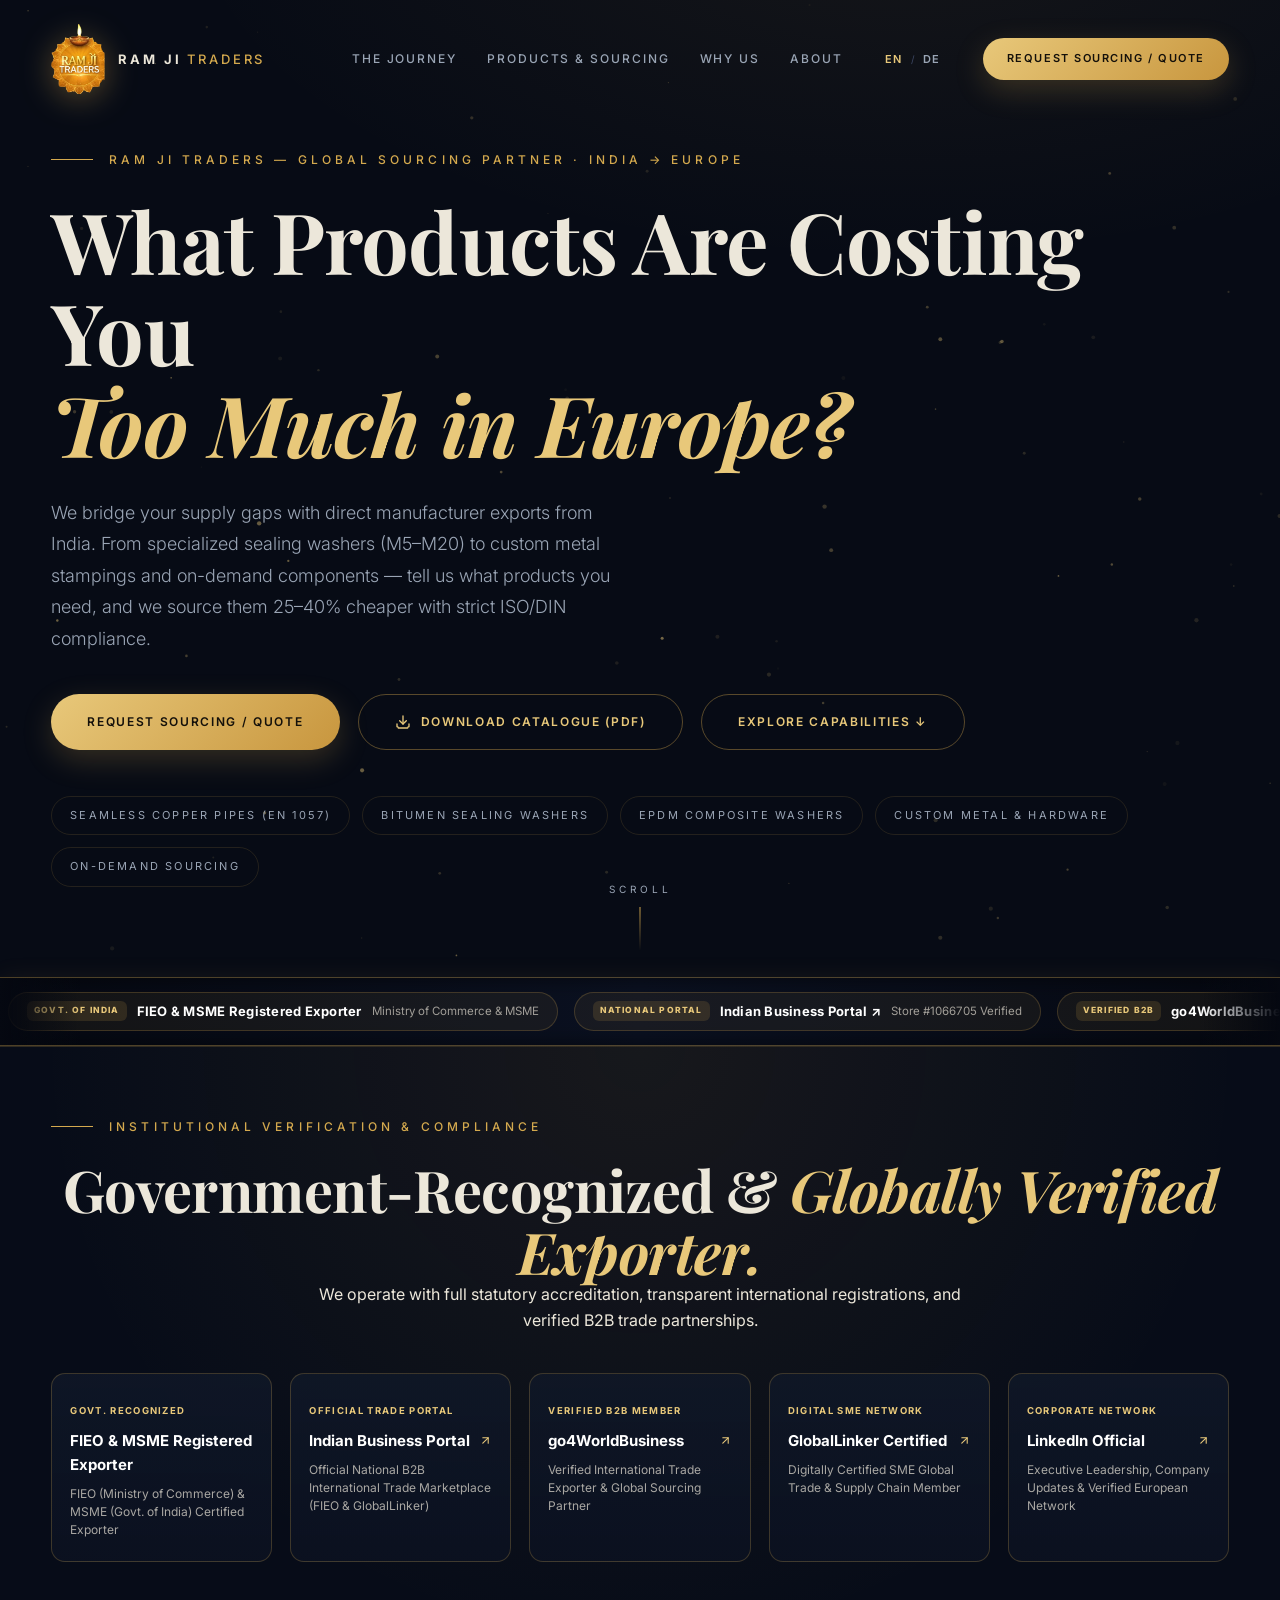
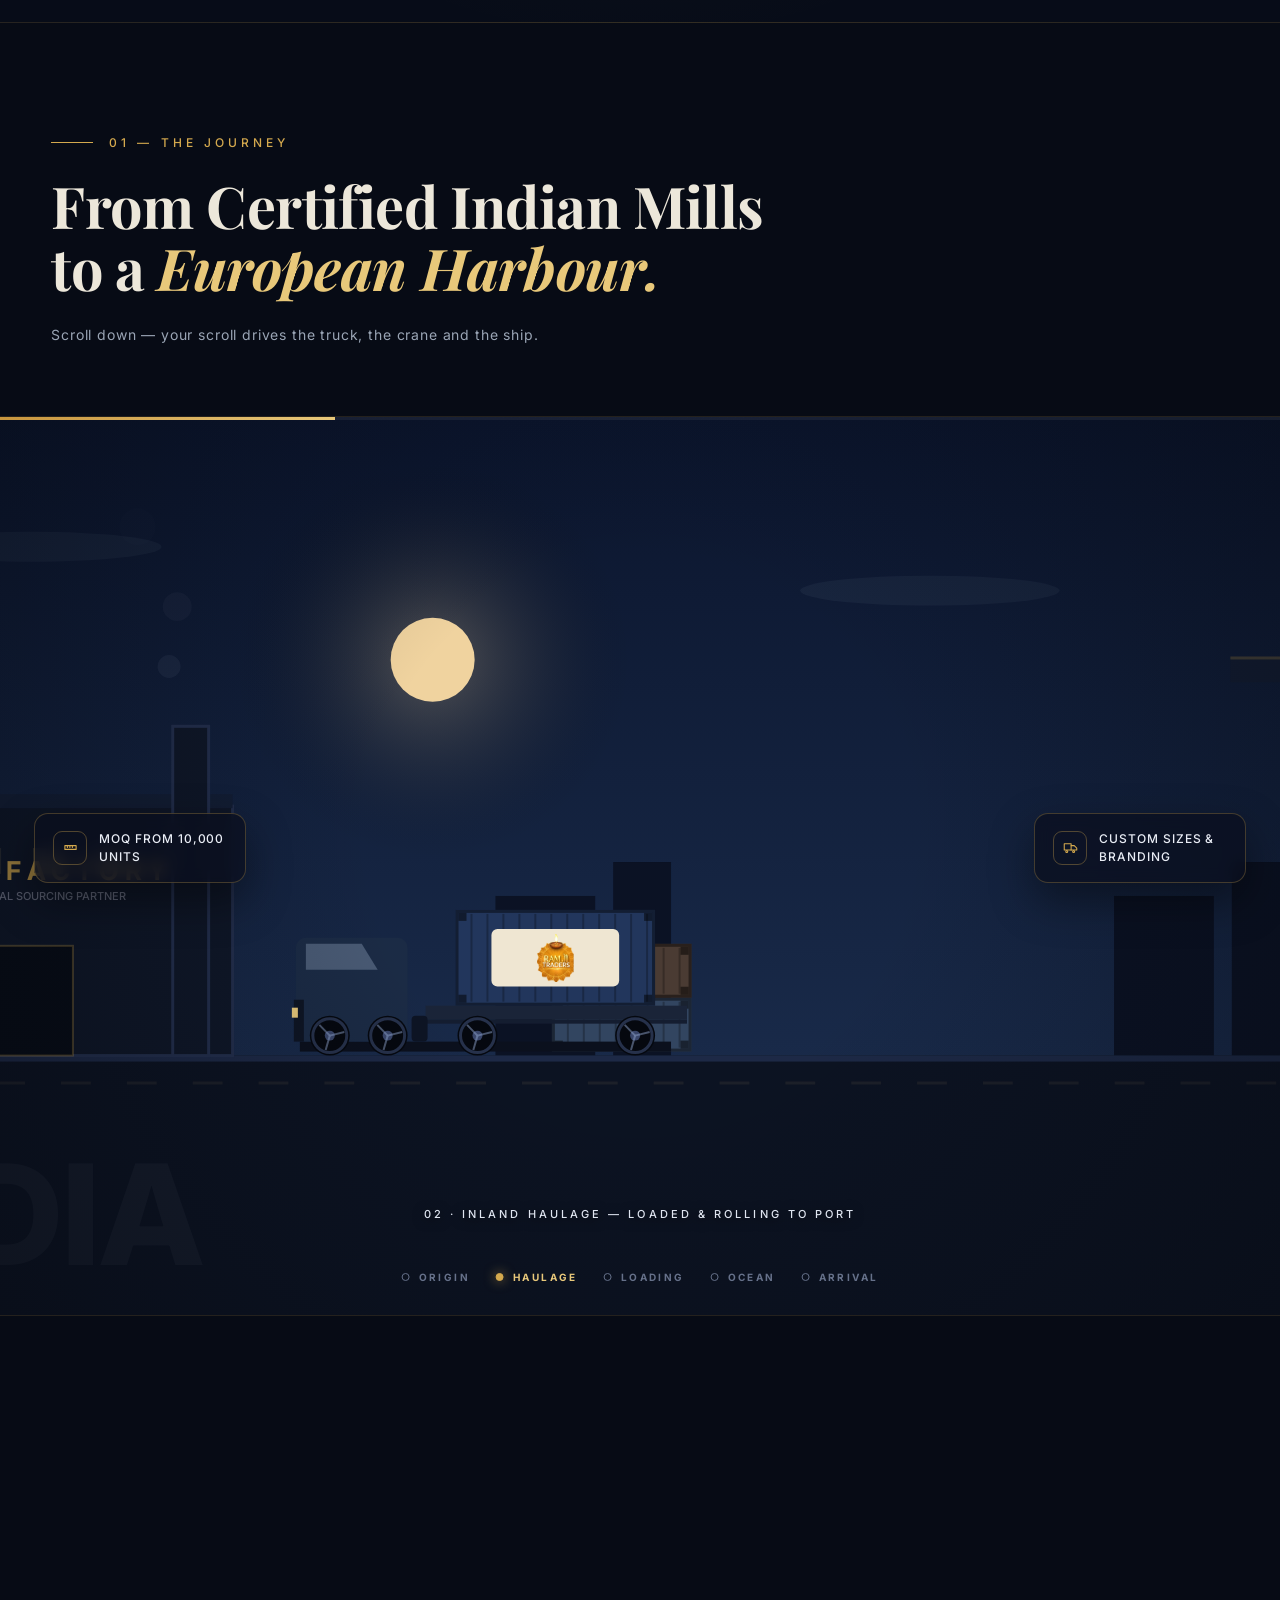
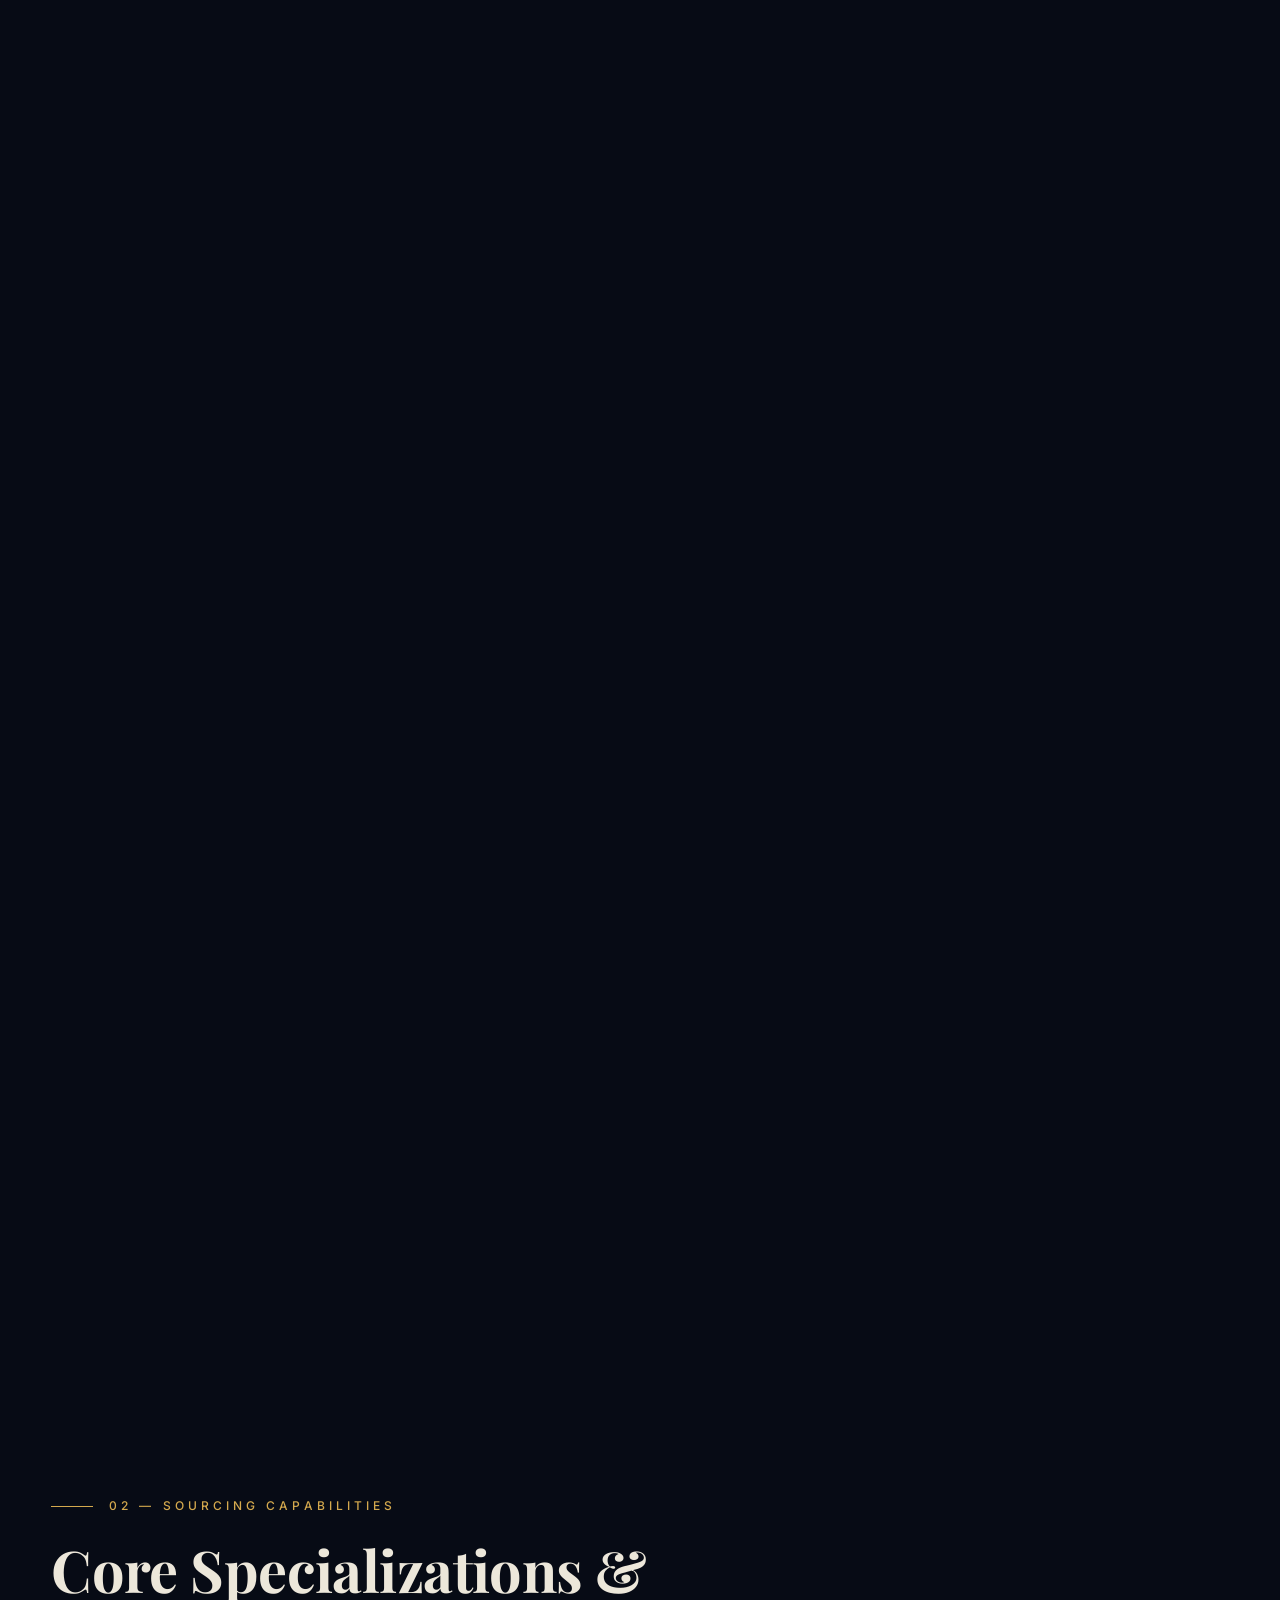
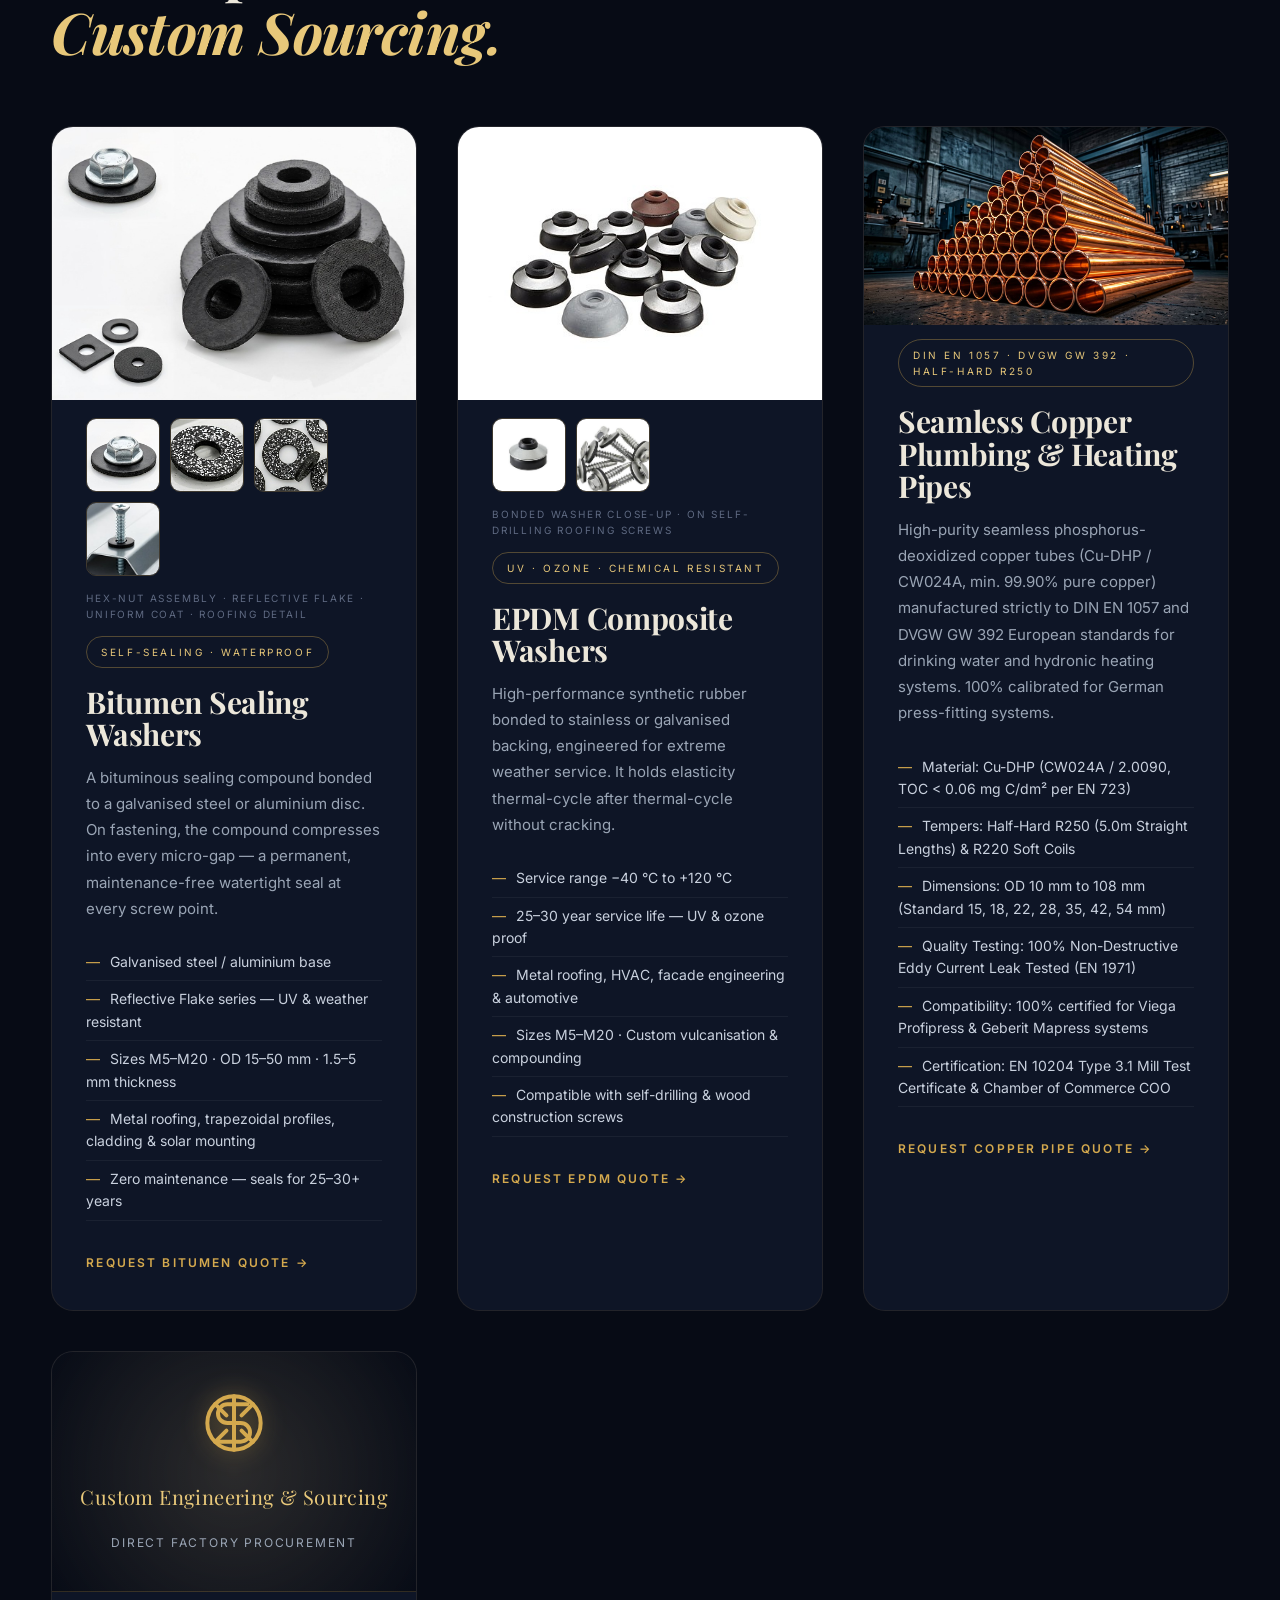
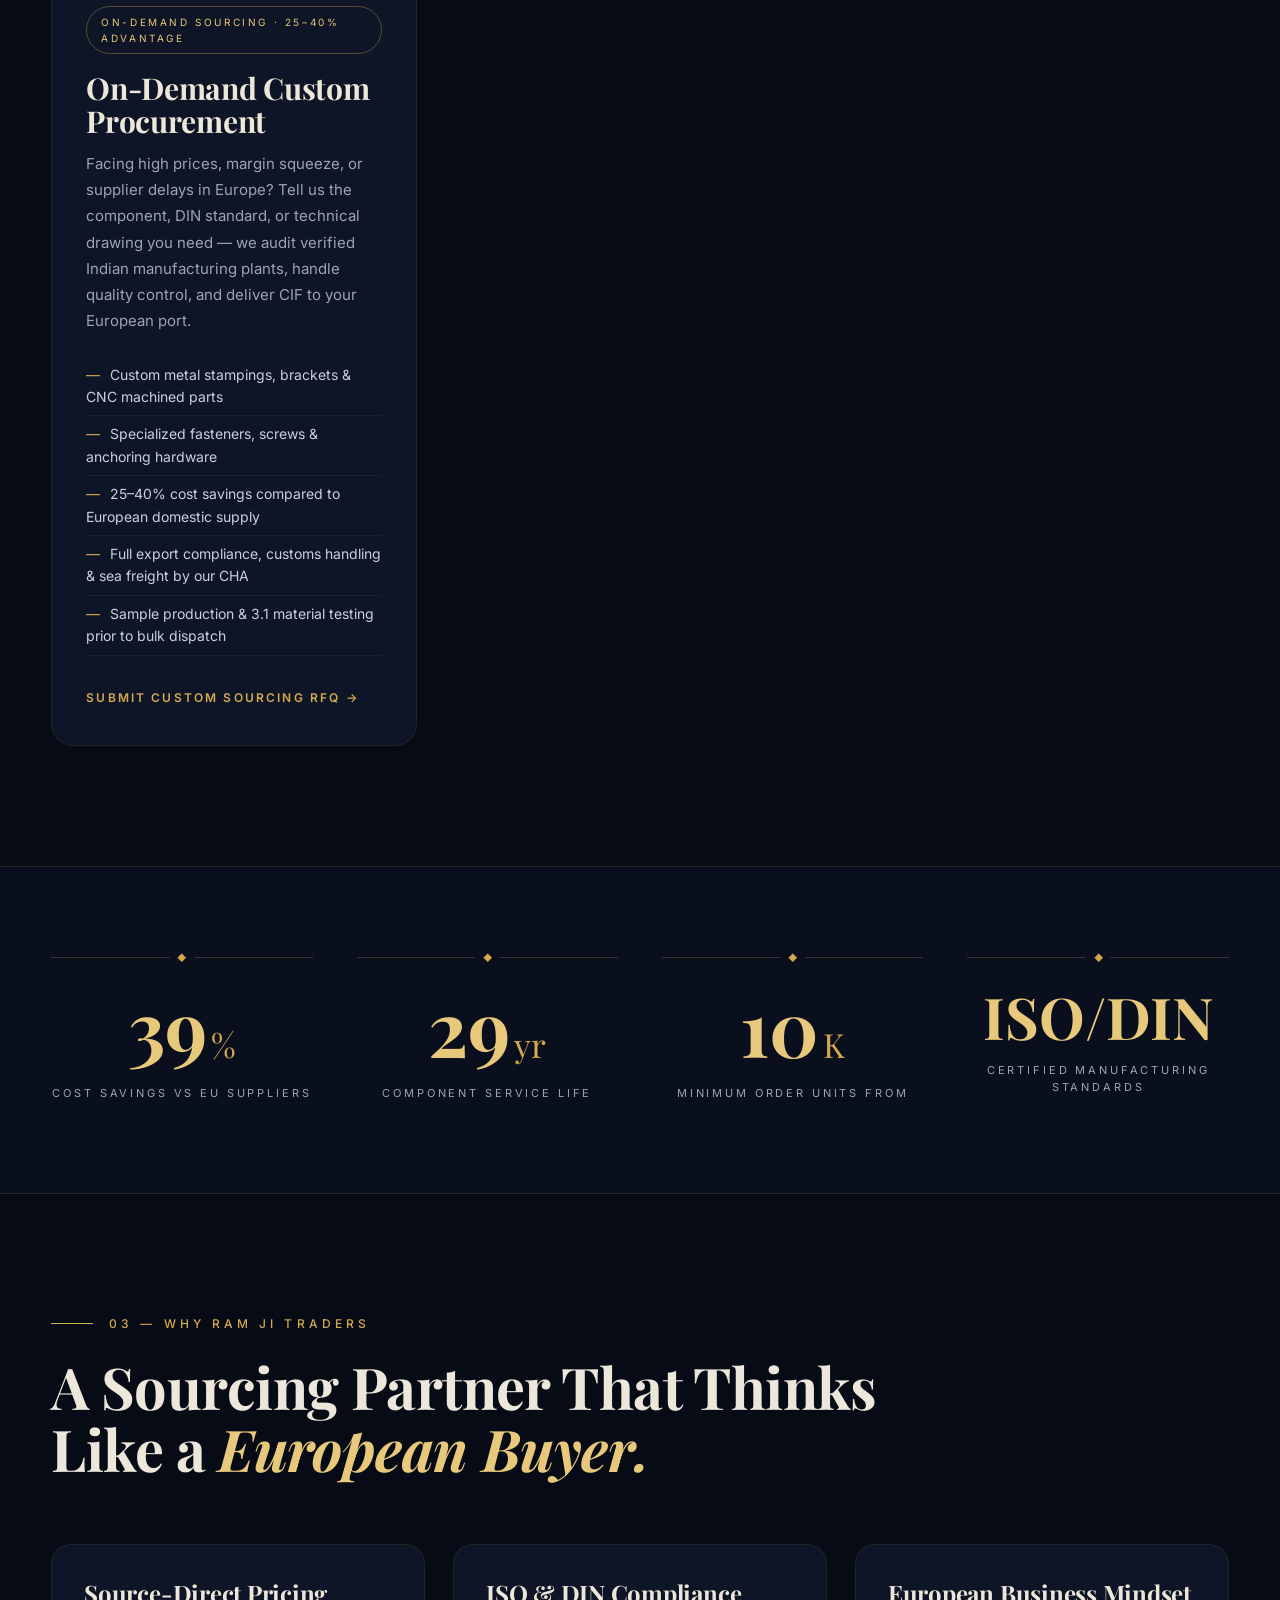
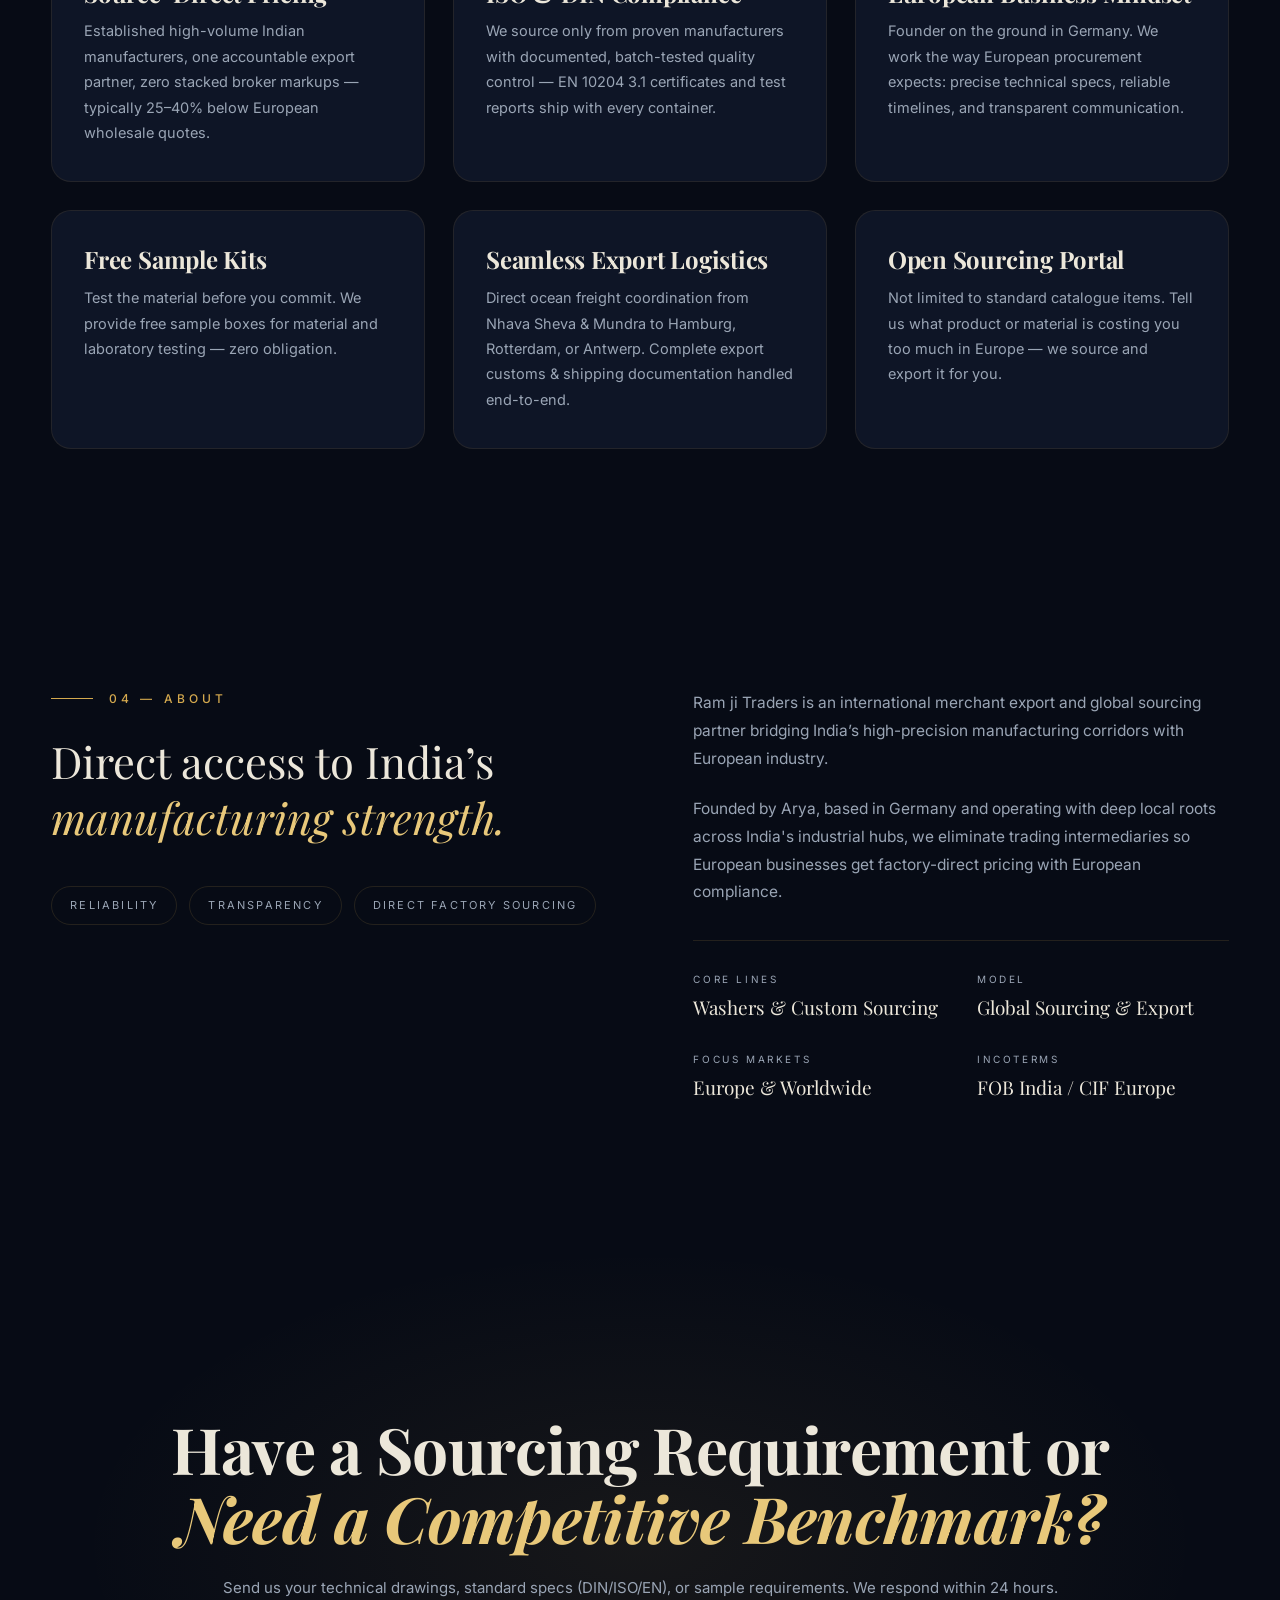
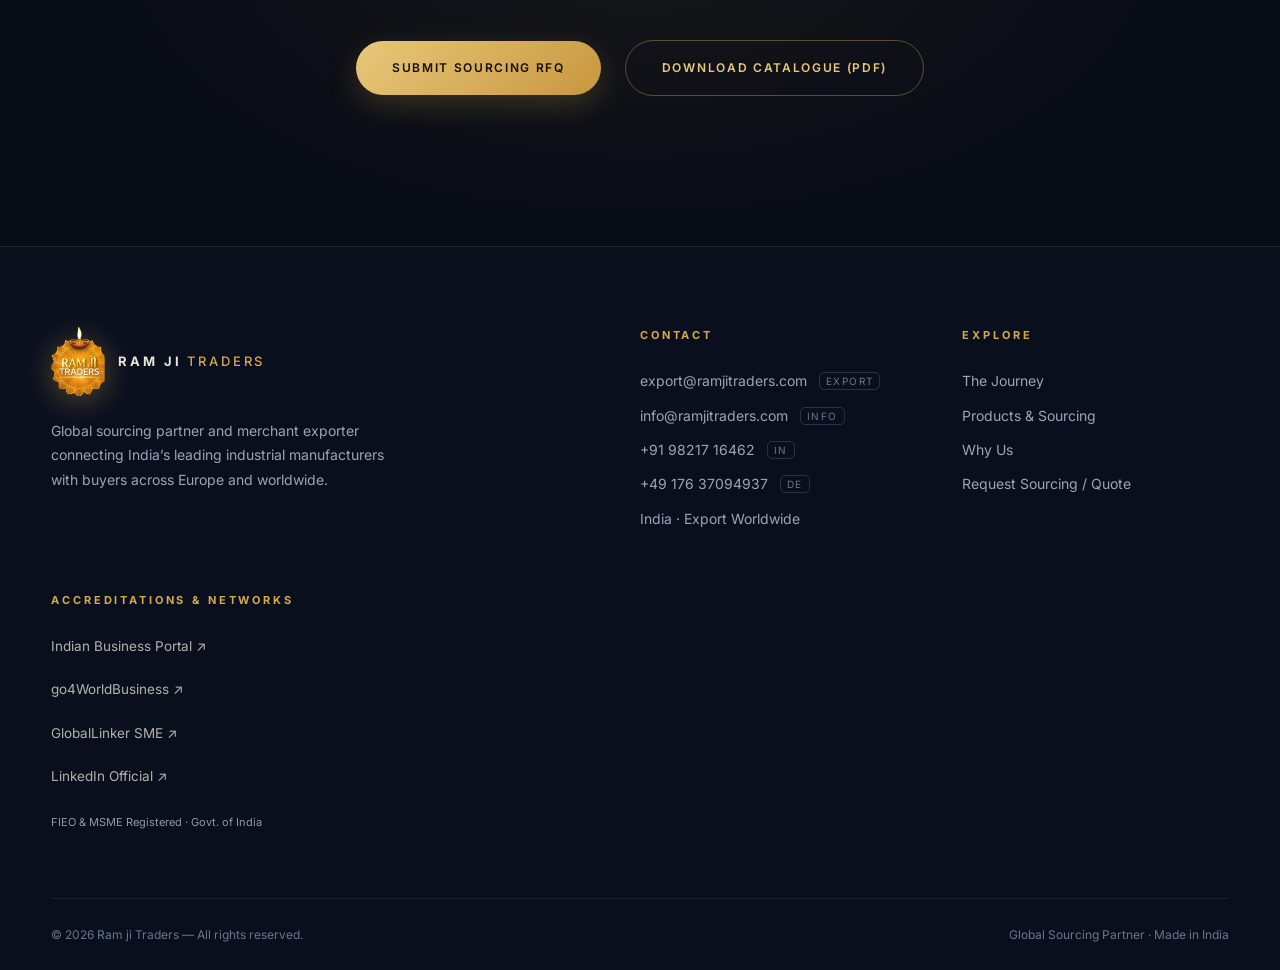
<file: index.html>
<!doctype html>
<!--
  ============================================================
  RAM JI TRADERS — Website (index.html)
  Global Sourcing Partner & Merchant Exporter · India → Europe
  ============================================================
-->
<html lang="en">
<head>
<meta charset="utf-8">
<meta name="viewport" content="width=device-width, initial-scale=1">
<title>Ram ji Traders — Global Sourcing Partner & Exporter | India → Europe</title>
<meta name="description" content="Ram ji Traders is a direct global sourcing partner exporting certified industrial products, sealing washers (M5–M20), and custom metal parts from India to Europe with 25–40% cost savings.">
<meta name="keywords" content="global sourcing partner, India export Europe, bitumen washers, EPDM washers, industrial components India, sealing washers, custom metal sourcing, Ram ji Traders">
<link rel="canonical" href="https://ramjitraders.com/">
<!-- Social preview (LinkedIn / WhatsApp / X) -->
<meta property="og:type" content="website">
<meta property="og:site_name" content="Ram ji Traders">
<meta property="og:title" content="Ram ji Traders — Global Sourcing Partner · India → Europe">
<meta property="og:description" content="Direct industrial sourcing from certified Indian manufacturers to Europe. 25–40% cost savings · ISO, DIN compliance · Fast dispatch & CIF European ports.">
<meta property="og:url" content="https://ramjitraders.com/">
<meta property="og:image" content="https://ramjitraders.com/assets/og-cover.jpg">
<meta property="og:image:width" content="1200"><meta property="og:image:height" content="630">
<meta name="twitter:card" content="summary_large_image">
<meta name="twitter:title" content="Ram ji Traders — Global Sourcing Partner · India → Europe">
<meta name="twitter:description" content="Direct industrial sourcing from certified Indian manufacturers to Europe with 25–40% cost advantage.">
<meta name="twitter:image" content="https://ramjitraders.com/assets/og-cover.jpg">
<link rel="icon" type="image/png" href="assets/logo-tile.png">
<link rel="preconnect" href="https://fonts.googleapis.com">
<link rel="preconnect" href="https://fonts.gstatic.com" crossorigin>
<link href="https://fonts.googleapis.com/css2?family=Playfair+Display:ital,wght@0,500;0,600;0,700;0,800;1,500;1,600&family=Inter:wght@300;400;500;600;700&display=swap" rel="stylesheet">
<link rel="stylesheet" href="css/style.css?v=9">
<script type="application/ld+json">
{
  "@context": "https://schema.org",
  "@graph": [
    {
      "@type": "Organization",
      "@id": "https://ramjitraders.com/#organization",
      "name": "Ram ji Traders",
      "alternateName": [
        "Ramji Traders",
        "Ram ji Traders Exporters",
        "Ramji Traders Global Sourcing",
        "Ramji Traders India"
      ],
      "url": "https://ramjitraders.com/",
      "logo": "https://ramjitraders.com/assets/logo.png",
      "image": "https://ramjitraders.com/assets/og-cover.jpg",
      "description": "Direct international merchant exporter and global sourcing partner based in Ghaziabad, India exporting certified sealing washers, bitumen washers, EPDM washers, and custom industrial metal components to Germany, Europe, and worldwide.",
      "industry": "International Trade & Industrial Component Sourcing",
      "knowsAbout": [
        "Bitumen Sealing Washers",
        "EPDM Composite Washers",
        "Industrial Fasteners",
        "Metal Roofing Components",
        "International Merchant Export",
        "European B2B Procurement",
        "DIN EN 1057 Copper Piping"
      ],
      "address": {
        "@type": "PostalAddress",
        "addressLocality": "Ghaziabad",
        "addressRegion": "Uttar Pradesh",
        "postalCode": "201001",
        "addressCountry": "IN"
      },
      "contactPoint": [
        {
          "@type": "ContactPoint",
          "telephone": "+49-176-37094937",
          "contactType": "sales",
          "areaServed": [
            "DE",
            "EU",
            "Worldwide"
          ],
          "availableLanguage": [
            "German",
            "English"
          ]
        },
        {
          "@type": "ContactPoint",
          "telephone": "+91-98217-16462",
          "contactType": "export management",
          "areaServed": [
            "IN",
            "Worldwide"
          ],
          "availableLanguage": [
            "English",
            "Hindi"
          ]
        }
      ],
      "sameAs": [
        "https://ramjitraders.com/"
      ],
      "hasOfferCatalog": {
        "@type": "OfferCatalog",
        "name": "Industrial Export Catalog",
        "itemListElement": [
          {
            "@type": "Offer",
            "itemOffered": {
              "@type": "Service",
              "name": "Bitumen Sealing Washers (M5–M20)",
              "description": "Self-sealing bitumen composite washers for metal roofing and solar mounting."
            }
          },
          {
            "@type": "Offer",
            "itemOffered": {
              "@type": "Service",
              "name": "EPDM Composite Washers",
              "description": "UV and ozone resistant bonded EPDM synthetic rubber washers."
            }
          },
          {
            "@type": "Offer",
            "itemOffered": {
              "@type": "Service",
              "name": "On-Demand Custom Industrial Procurement",
              "description": "Custom metal stampings, fasteners, and industrial component sourcing from India."
            }
          }
        ]
      }
    },
    {
      "@type": "WebSite",
      "@id": "https://ramjitraders.com/#website",
      "url": "https://ramjitraders.com/",
      "name": "Ram ji Traders — Global Sourcing & Industrial Exports",
      "publisher": {
        "@id": "https://ramjitraders.com/#organization"
      }
    }
  ]
}
</script>
</head>
<body>

<!-- ══════════ NAV ══════════ -->
<header class="site-nav" id="siteNav">
  <div class="container nav-inner">
    <a class="brand" href="index.html">
      <span class="logo-mark"><img src="assets/logo.png?v=9" alt="Ram ji Traders"></span>
      <span class="brand-word">RAM JI <em>TRADERS</em></span>
    </a>
    <nav class="nav-links" aria-label="Primary">
      <a href="#journey" data-i18n="nav.journey">The Journey</a>
      <a href="#products" data-i18n="nav.products">Products &amp; Sourcing</a>
      <a href="#why" data-i18n="nav.why">Why Us</a>
      <a href="#about" data-i18n="nav.about">About</a>
    </nav>
    <div class="lang-switch nav-lang" role="group" aria-label="Language / Sprache">
      <button type="button" class="lang-btn on" data-lang="en">EN</button><i>/</i><button type="button" class="lang-btn" data-lang="de">DE</button>
    </div>
    <a class="btn btn-gold btn-sm nav-cta" href="contact.html" data-i18n="nav.quote">Request Sourcing / Quote</a>
    <button class="nav-toggle" id="navToggle" aria-label="Menu"><span></span><span></span><span></span></button>
  </div>
</header>
<div class="mobile-menu" id="mobileMenu">
  <a href="#journey" data-i18n="nav.journey">The Journey</a>
  <a href="#products" data-i18n="nav.products">Products &amp; Sourcing</a>
  <a href="#why" data-i18n="nav.why">Why Us</a>
  <a href="#about" data-i18n="nav.about">About</a>
  <a class="m-cta" href="contact.html" data-i18n="nav.quote">Request Sourcing / Quote</a>
  <div class="lang-switch" role="group" aria-label="Language / Sprache">
    <button type="button" class="lang-btn on" data-lang="en">EN</button><i>/</i><button type="button" class="lang-btn" data-lang="de">DE</button>
  </div>
</div>

<!-- ══════════ HERO ══════════ -->
<section class="hero" id="top">
  <canvas id="heroParticles" aria-hidden="true"></canvas>
  <div class="container hero-inner">
    <p class="kicker reveal" data-i18n="hero.kicker">Ram ji Traders — Global Sourcing Partner · India → Europe</p>
    <h1 class="reveal" data-delay="0.1" data-i18n-html="hero.title">What Products Are Costing You<br><em class="gold-i">Too Much in Europe?</em></h1>
    <p class="hero-sub reveal" data-delay="0.2" data-i18n="hero.sub">We bridge your supply gaps with direct manufacturer exports from India. From specialized sealing washers (M5–M20) to custom metal stampings and on-demand components — tell us what products you need, and we source them 25–40% cheaper with strict ISO/DIN compliance.</p>
    <div class="cta-row reveal" data-delay="0.3">
      <a class="btn btn-gold" href="contact.html" data-i18n="nav.quote">Tell Us What You Need</a>
      <a class="btn btn-ghost btn-pdf" href="Ramji-Traders-Product-Brochure.pdf" download>
        <svg viewBox="0 0 24 24" fill="none" stroke="currentColor" stroke-width="2" stroke-linecap="round" stroke-linejoin="round" aria-hidden="true"><path d="M21 15v4a2 2 0 0 0-2 2H5a2 2 0 0 0-2-2v-4"/><polyline points="7 10 12 15 17 10"/><line x1="12" y1="15" x2="12" y2="3"/></svg>
        <span data-i18n="btn.brochure">Download Catalogue (PDF)</span>
      </a>
      <a class="btn btn-ghost" href="#products" data-i18n="hero.cta2">Explore Capabilities ↓</a>
    </div>
    <div class="hero-chips reveal" data-delay="0.4">
      <span data-i18n="chip.copper">Seamless Copper Pipes (EN 1057)</span>
      <span data-i18n="chip.bitumen">Bitumen Sealing Washers</span>
      <span data-i18n="chip.epdm">EPDM Composite Washers</span>
      <span data-i18n="chip.stampings">Custom Metal &amp; Hardware</span>
      <span data-i18n="chip.custom">On-Demand Sourcing</span>
    </div>
  </div>
  <div class="scroll-hint" aria-hidden="true"><span data-i18n="ui.scroll">SCROLL</span><i></i></div>
</section>

<!-- ══════════ GOLDEN ACCREDITATION MARQUEE STRIP ══════════ -->
<div class="accred-ticker" aria-label="Official Accreditations & Verified B2B Portals">
  <div class="accred-track">
    <div class="accred-item">
      <span class="accred-tag">GOVT. OF INDIA</span>
      <strong class="accred-name">FIEO &amp; MSME Registered Exporter</strong>
      <span class="accred-sub">Ministry of Commerce &amp; MSME</span>
    </div>
    <a class="accred-item" href="https://www.indianbusinessportal.in/seller/ram-ji-traders/1066705" target="_blank" rel="noopener noreferrer" style="text-decoration:none;">
      <span class="accred-tag">NATIONAL PORTAL</span>
      <strong class="accred-name">Indian Business Portal ↗</strong>
      <span class="accred-sub">Store #1066705 Verified</span>
    </a>
    <a class="accred-item" href="https://www.go4worldbusiness.com/member/view/about/4761952/ram-ji-traders.html" target="_blank" rel="noopener noreferrer" style="text-decoration:none;">
      <span class="accred-tag">VERIFIED B2B</span>
      <strong class="accred-name">go4WorldBusiness ↗</strong>
      <span class="accred-sub">Verified Member #4761952</span>
    </a>
    <a class="accred-item" href="https://www.globallinker.com/seller/ram-ji-traders" target="_blank" rel="noopener noreferrer" style="text-decoration:none;">
      <span class="accred-tag">GLOBAL TRADE</span>
      <strong class="accred-name">GlobalLinker SME ↗</strong>
      <span class="accred-sub">Certified Seller Profile</span>
    </a>
    <a class="accred-item" href="https://www.linkedin.com/in/ram-ji-traders-8113a8426/" target="_blank" rel="noopener noreferrer" style="text-decoration:none;">
      <span class="accred-tag">CORPORATE</span>
      <strong class="accred-name">LinkedIn Official ↗</strong>
      <span class="accred-sub">Executive Leadership &amp; Network</span>
    </a>
    <div class="accred-item">
      <span class="accred-tag">EU COMPLIANCE</span>
      <strong class="accred-name">DIN EN 1057 &amp; ISO 9001</strong>
      <span class="accred-sub">DVGW GW 392 · RoHS 3 · REACH</span>
    </div>
    <!-- Duplicate track for seamless infinite loop -->
    <div class="accred-item">
      <span class="accred-tag">GOVT. OF INDIA</span>
      <strong class="accred-name">FIEO &amp; MSME Registered Exporter</strong>
      <span class="accred-sub">Ministry of Commerce &amp; MSME</span>
    </div>
    <a class="accred-item" href="https://www.indianbusinessportal.in/seller/ram-ji-traders/1066705" target="_blank" rel="noopener noreferrer" style="text-decoration:none;">
      <span class="accred-tag">NATIONAL PORTAL</span>
      <strong class="accred-name">Indian Business Portal ↗</strong>
      <span class="accred-sub">Store #1066705 Verified</span>
    </a>
    <a class="accred-item" href="https://www.go4worldbusiness.com/member/view/about/4761952/ram-ji-traders.html" target="_blank" rel="noopener noreferrer" style="text-decoration:none;">
      <span class="accred-tag">VERIFIED B2B</span>
      <strong class="accred-name">go4WorldBusiness ↗</strong>
      <span class="accred-sub">Verified Member #4761952</span>
    </a>
    <a class="accred-item" href="https://www.globallinker.com/seller/ram-ji-traders" target="_blank" rel="noopener noreferrer" style="text-decoration:none;">
      <span class="accred-tag">GLOBAL TRADE</span>
      <strong class="accred-name">GlobalLinker SME ↗</strong>
      <span class="accred-sub">Certified Seller Profile</span>
    </a>
    <a class="accred-item" href="https://www.linkedin.com/in/ram-ji-traders-8113a8426/" target="_blank" rel="noopener noreferrer" style="text-decoration:none;">
      <span class="accred-tag">CORPORATE</span>
      <strong class="accred-name">LinkedIn Official ↗</strong>
      <span class="accred-sub">Executive Leadership &amp; Network</span>
    </a>
    <div class="accred-item">
      <span class="accred-tag">EU COMPLIANCE</span>
      <strong class="accred-name">DIN EN 1057 &amp; ISO 9001</strong>
      <span class="accred-sub">DVGW GW 392 · RoHS 3 · REACH</span>
    </div>
  </div>
</div>
</div>


<!-- ══════════ INSTITUTIONAL TRUST & ACCREDITATION STRIP ══════════ -->
<section class="trust-section" id="accreditations">
  <div class="container">
    <div class="trust-head reveal">
      <p class="kicker" data-i18n="trust.kicker">Institutional Verification &amp; Compliance</p>
      <h2 data-i18n-html="trust.title">Government-Recognized &amp; <em class="gold-i">Globally Verified Exporter.</em></h2>
      <p class="sub" data-i18n="trust.sub" style="max-width:680px;margin:0 auto;">We operate with full statutory accreditation, transparent international registrations, and verified B2B trade partnerships.</p>
    </div>
    <div class="trust-grid reveal" data-delay="0.15">
      <!-- 1. FIEO & MSME -->
      <div class="trust-card">
        <div>
          <span class="trust-badge-tag" data-i18n="trust.fieo.tag">Govt. Recognized</span>
          <div class="trust-card-h"><span data-i18n="trust.fieo.h">FIEO &amp; MSME Registered Exporter</span></div>
          <p class="trust-card-p" data-i18n="trust.fieo.p">FIEO (Ministry of Commerce) &amp; MSME (Govt. of India) Certified Exporter</p>
        </div>
      </div>
      <!-- 2. Indian Business Portal -->
      <a class="trust-card" href="https://www.indianbusinessportal.in/seller/ram-ji-traders/1066705" target="_blank" rel="noopener noreferrer">
        <div>
          <span class="trust-badge-tag" data-i18n="trust.ibp.tag">Official Trade Portal</span>
          <div class="trust-card-h">
            <span data-i18n="trust.ibp.h">Indian Business Portal</span>
            <svg viewBox="0 0 24 24" fill="none" stroke="currentColor" stroke-width="2" stroke-linecap="round" stroke-linejoin="round" aria-hidden="true"><line x1="7" y1="17" x2="17" y2="7"/><polyline points="7 7 17 7 17 17"/></svg>
          </div>
          <p class="trust-card-p" data-i18n="trust.ibp.p">Official National B2B International Trade Marketplace (FIEO &amp; GlobalLinker)</p>
        </div>
      </a>
      <!-- 3. go4WorldBusiness -->
      <a class="trust-card" href="https://www.go4worldbusiness.com/member/view/about/4761952/ram-ji-traders.html" target="_blank" rel="noopener noreferrer">
        <div>
          <span class="trust-badge-tag" data-i18n="trust.go4.tag">Verified B2B Member</span>
          <div class="trust-card-h">
            <span data-i18n="trust.go4.h">go4WorldBusiness</span>
            <svg viewBox="0 0 24 24" fill="none" stroke="currentColor" stroke-width="2" stroke-linecap="round" stroke-linejoin="round" aria-hidden="true"><line x1="7" y1="17" x2="17" y2="7"/><polyline points="7 7 17 7 17 17"/></svg>
          </div>
          <p class="trust-card-p" data-i18n="trust.go4.p">Verified International Trade Exporter Profile · Member ID: 4761952</p>
        </div>
      </a>
      <!-- 4. GlobalLinker -->
      <a class="trust-card" href="https://www.globallinker.com/seller/ram-ji-traders" target="_blank" rel="noopener noreferrer">
        <div>
          <span class="trust-badge-tag" data-i18n="trust.gl.tag">Digital SME Network</span>
          <div class="trust-card-h">
            <span data-i18n="trust.gl.h">GlobalLinker Certified</span>
            <svg viewBox="0 0 24 24" fill="none" stroke="currentColor" stroke-width="2" stroke-linecap="round" stroke-linejoin="round" aria-hidden="true"><line x1="7" y1="17" x2="17" y2="7"/><polyline points="7 7 17 7 17 17"/></svg>
          </div>
          <p class="trust-card-p" data-i18n="trust.gl.p">Digitally Certified SME Global Trade Member · Direct Seller Store</p>
        </div>
      </a>
      <!-- 5. LinkedIn Official -->
      <a class="trust-card" href="https://www.linkedin.com/in/ram-ji-traders-8113a8426/" target="_blank" rel="noopener noreferrer">
        <div>
          <span class="trust-badge-tag" data-i18n="trust.li.tag">Corporate Network</span>
          <div class="trust-card-h">
            <span data-i18n="trust.li.h">LinkedIn Official</span>
            <svg viewBox="0 0 24 24" fill="none" stroke="currentColor" stroke-width="2" stroke-linecap="round" stroke-linejoin="round" aria-hidden="true"><line x1="7" y1="17" x2="17" y2="7"/><polyline points="7 7 17 7 17 17"/></svg>
          </div>
          <p class="trust-card-p" data-i18n="trust.li.p">Executive Leadership, Company Updates &amp; Verified European Network</p>
        </div>
      </a>
    </div>
  </div>
</section>

<!-- ══════════ THE JOURNEY (SCROLL ANIMATION) ══════════ -->
<section class="journey" id="journey">
  <div class="container journey-head">
    <p class="kicker reveal" data-i18n="j.kicker">01 — The Journey</p>
    <h2 class="reveal" data-delay="0.1" data-i18n-html="j.title">From Certified Indian Mills<br>to a <em class="gold-i">European Harbour.</em></h2>
    <p class="journey-note reveal" data-delay="0.2" data-i18n="j.note">Scroll down — your scroll drives the truck, the crane and the ship.</p>
  </div>

  <div class="journey-track" id="journeyTrack">
    <div class="journey-sticky">
      <canvas id="journeyCanvas">Your browser does not support canvas.</canvas>
      <div class="journey-progress"><span id="journeyBar"></span></div>
      <aside class="j-badge left" id="jBadgeL"><span class="jb-ico" id="jIcoL"></span><span class="jb-t" id="jTextL"></span></aside>
      <aside class="j-badge right" id="jBadgeR"><span class="jb-ico" id="jIcoR"></span><span class="jb-t" id="jTextR"></span></aside>

      <div class="j-caption" id="jCaption"></div>

      <div class="j-chapters" id="jChapters">
        <span class="jc"><i></i><b data-i18n="ch.1">Origin</b></span>
        <span class="jc"><i></i><b data-i18n="ch.2">Haulage</b></span>
        <span class="jc"><i></i><b data-i18n="ch.3">Loading</b></span>
        <span class="jc"><i></i><b data-i18n="ch.4">Ocean</b></span>
        <span class="jc"><i></i><b data-i18n="ch.5">Arrival</b></span>
      </div>

      <div class="j-hint" id="jHint" data-i18n="j.hint">Keep scrolling to move ↓</div>

      <div class="j-final" id="jFinal">
        <p class="kicker" data-i18n="jf.kicker">All From One Hand</p>
        <h3 data-i18n-html="jf.title">Manufactured in India.<br><em class="gold-i">Delivered across Europe.</em></h3>
        <p class="j-final-sub" data-i18n="jf.sub">One accountable export partner — from India’s heavy production lines directly to your warehouse door.</p>
        <div class="cta-row center" style="display:flex;gap:20px;justify-content:center;margin-top:28px;">
          <a class="btn btn-gold" href="contact.html" data-i18n="jf.btn1">Request Custom Sourcing</a>
          <a class="btn btn-ghost" href="#products" data-i18n="jf.btn2">Explore Product Lines ↓</a>
        </div>
      </div>
    </div>
  </div>
</section>

<!-- ══════════ PRODUCTS & SOURCING ══════════ -->
<section class="section products" id="products">
  <div class="container">
    <p class="kicker reveal" data-i18n="p.kicker">02 — Sourcing Capabilities</p>
    <h2 class="reveal" data-delay="0.1" data-i18n-html="p.title">Core Specializations &amp;<br><em class="gold-i">Custom Sourcing.</em></h2>

    <div class="products-grid">
      <!-- PRODUCT CARD 1 — BITUMEN -->
      <article class="product-card reveal" data-delay="0.15" id="bitumen">
        <div class="p-media has-img">
          <img src="assets/products/bitumen/bitumen-hero.jpg" alt="Bitumen washers — full size range with hex bolt assemblies" loading="lazy">
        </div>
        <div class="p-thumbs">
          <img src="assets/products/bitumen/bitumen-single.jpg" alt="Bitumen washer with hex nut — close-up" loading="lazy">
          <img src="assets/products/bitumen/bitumen-flake.jpg" alt="Reflective Flake series bitumen washer" loading="lazy">
          <img src="assets/products/bitumen/bitumen-macro.jpg" alt="Uniform coating — overhead macro" loading="lazy">
          <img src="assets/products/bitumen/bitumen-application.jpg" alt="Bitumen washer sealing a roofing screw" loading="lazy">
          <span class="p-thumbs-cap" data-i18n="pb.thumbcap">Hex-nut assembly · Reflective Flake · Uniform coat · Roofing detail</span>
        </div>
        <div class="p-body">
          <span class="p-tag" data-i18n="pb.tag">Self-Sealing · Waterproof</span>
          <h3 data-i18n="pb.h3">Bitumen Sealing Washers</h3>
          <p data-i18n="pb.desc">A bituminous sealing compound bonded to a galvanised steel or aluminium disc. On fastening, the compound compresses into every micro-gap — a permanent, maintenance-free watertight seal at every screw point.</p>
          <ul class="p-specs">
            <li data-i18n="pb.s1">Galvanised steel / aluminium base</li>
            <li data-i18n="pb.s2">Reflective Flake series — UV &amp; weather resistant</li>
            <li data-i18n="pb.s3">Sizes M5–M20 · OD 15–50 mm · 1.5–5 mm thickness</li>
            <li data-i18n="pb.s4">Metal roofing, trapezoidal profiles, cladding &amp; solar mounting</li>
            <li data-i18n="pb.s5">Zero maintenance — seals for 25–30+ years</li>
          </ul>
          <a class="p-link" href="contact.html?product=bitumen" data-i18n="pb.link">Request Bitumen Quote →</a>
        </div>
      </article>

      <!-- PRODUCT CARD 2 — EPDM -->
      <article class="product-card reveal" data-delay="0.2" id="epdm">
        <div class="p-media has-img">
          <img src="assets/products/epdm/epdm-group.jpg" alt="EPDM washers — sizes, materials & bonded metal discs" loading="lazy">
        </div>
        <div class="p-thumbs">
          <img src="assets/products/epdm/epdm-single.jpg" alt="Bonded EPDM washer on stainless backing" loading="lazy">
          <img src="assets/products/epdm/epdm-screws.jpg" alt="EPDM washers on self-drilling roofing screws" loading="lazy">
          <span class="p-thumbs-cap" data-i18n="pe.thumbcap">Bonded washer close-up · On self-drilling roofing screws</span>
        </div>
        <div class="p-body">
          <span class="p-tag" data-i18n="pe.tag">UV · Ozone · Chemical Resistant</span>
          <h3 data-i18n="pe.h3">EPDM Composite Washers</h3>
          <p data-i18n="pe.desc">High-performance synthetic rubber bonded to stainless or galvanised backing, engineered for extreme weather service. It holds elasticity thermal-cycle after thermal-cycle without cracking.</p>
          <ul class="p-specs">
            <li data-i18n="pe.s1">Service range −40 °C to +120 °C</li>
            <li data-i18n="pe.s2">25–30 year service life — UV &amp; ozone proof</li>
            <li data-i18n="pe.s3">Metal roofing, HVAC, facade engineering &amp; automotive</li>
            <li data-i18n="pe.s4">Sizes M5–M20 · Custom vulcanisation &amp; compounding</li>
            <li data-i18n="pe.s5">Compatible with self-drilling &amp; wood construction screws</li>
          </ul>
          <a class="p-link" href="contact.html?product=epdm" data-i18n="pe.link">Request EPDM Quote →</a>
        </div>
      </article>

      <!-- PRODUCT CARD 3 — SEAMLESS COPPER PIPES -->
      <article class="product-card reveal" data-delay="0.22" id="copper">
        <div class="p-media has-img">
          <img src="assets/products/copper/copper-hero.jpg" alt="Seamless copper plumbing &amp; heating pipes — DIN EN 1057 / DVGW GW 392 stacked in pyramid" loading="lazy" onerror="this.onerror=null;this.parentElement.classList.add('p-fallback');">
        </div>
        <div class="p-body">
          <span class="p-tag" data-i18n="pc.tag">DIN EN 1057 · DVGW GW 392 · Half-Hard R250</span>
          <h3 data-i18n="pc.h3">Seamless Copper Plumbing &amp; Heating Pipes</h3>
          <p data-i18n="pc.desc">High-purity seamless phosphorus-deoxidized copper tubes (Cu-DHP / CW024A, min. 99.90% pure copper) manufactured strictly to DIN EN 1057 and DVGW GW 392 European standards for drinking water and hydronic heating systems. 100% calibrated for German press-fitting systems.</p>
          <ul class="p-specs">
            <li data-i18n="pc.s1">Material: Cu-DHP (CW024A / 2.0090, TOC &lt; 0.06 mg C/dm² per EN 723)</li>
            <li data-i18n="pc.s2">Tempers: Half-Hard R250 (5.0m Straight Lengths) &amp; R220 Soft Coils</li>
            <li data-i18n="pc.s3">Dimensions: OD 10 mm to 108 mm (Standard 15, 18, 22, 28, 35, 42, 54 mm)</li>
            <li data-i18n="pc.s4">Quality Testing: 100% Non-Destructive Eddy Current Leak Tested (EN 1971)</li>
            <li data-i18n="pc.s5">Compatibility: 100% certified for Viega Profipress &amp; Geberit Mapress systems</li>
            <li data-i18n="pc.s6">Certification: EN 10204 Type 3.1 Mill Test Certificate &amp; Chamber of Commerce COO</li>
          </ul>
          <a class="p-link" href="contact.html?product=copper" data-i18n="pc.link">Request Copper Pipe Quote →</a>
        </div>
      </article>

      <!-- PRODUCT CARD 4 — CUSTOM SOURCING -->
      <article class="product-card reveal" data-delay="0.25" id="custom">
        <div class="p-media has-img" style="background:radial-gradient(circle at 50% 50%, rgba(212,169,78,0.15), rgba(7,11,21,0.95));border-bottom:1px solid rgba(212,169,78,0.2);display:flex;flex-direction:column;align-items:center;justify-content:center;height:240px;text-align:center;padding:24px;">
          <svg width="64" height="64" viewBox="0 0 24 24" fill="none" stroke="#d4a94e" stroke-width="1.5" stroke-linecap="round" stroke-linejoin="round" style="margin-bottom:12px;filter:drop-shadow(0 0 12px rgba(212,169,78,0.4));"><path d="M12 2v20M17 5H9.5a3.5 3.5 0 0 0 0 7h5a3.5 3.5 0 0 1 0 7H6"/><circle cx="12" cy="12" r="10"/><path d="m4.93 4.93 4.24 4.24M14.83 14.83l4.24 4.24M14.83 9.17l4.24-4.24M4.93 19.07l4.24-4.24"/></svg>
          <span style="font-family:var(--font-d);font-size:20px;color:var(--gold2);letter-spacing:0.02em;">Custom Engineering &amp; Sourcing</span>
          <span style="font-size:12px;color:var(--mut);letter-spacing:0.15em;text-transform:uppercase;margin-top:6px;">Direct Factory Procurement</span>
        </div>
        <div class="p-body">
          <span class="p-tag" data-i18n="px.tag">On-Demand Sourcing · 25–40% Advantage</span>
          <h3 data-i18n="px.h3">On-Demand Custom Procurement</h3>
          <p data-i18n="px.desc">Facing high prices, margin squeeze, or supplier delays in Europe? Tell us the component, DIN standard, or technical drawing you need — we audit verified Indian manufacturing plants, handle quality control, and deliver CIF to your European port.</p>
          <ul class="p-specs">
            <li data-i18n="px.s1">Custom metal stampings, brackets &amp; CNC machined parts</li>
            <li data-i18n="px.s2">Specialized fasteners, screws &amp; anchoring hardware</li>
            <li data-i18n="px.s3">25–40% cost savings compared to European domestic supply</li>
            <li data-i18n="px.s4">Full export compliance, customs handling &amp; sea freight by our CHA</li>
            <li data-i18n="px.s5">Sample production &amp; 3.1 material testing prior to bulk dispatch</li>
          </ul>
          <a class="p-link" href="contact.html?product=custom" data-i18n="px.link">Submit Custom Sourcing RFQ →</a>
        </div>
      </article>
    </div>
  </div>
</section>

<!-- ══════════ STATS ══════════ -->
<section class="section stats-sec">
  <div class="container stats-grid">
    <div class="stat reveal"><div class="stat-top"><span class="stat-num" data-count="40">0</span><span class="stat-suf">%</span></div><div class="stat-lab" data-i18n="st.1">Cost savings vs EU suppliers</div></div>
    <div class="stat reveal" data-delay="0.1"><div class="stat-top"><span class="stat-num" data-count="30">0</span><span class="stat-suf">yr</span></div><div class="stat-lab" data-i18n="st.2">Component service life</div></div>
    <div class="stat reveal" data-delay="0.2"><div class="stat-top"><span class="stat-num" data-count="10">0</span><span class="stat-suf">K</span></div><div class="stat-lab" data-i18n="st.3">Minimum order units (MOQ)</div></div>
    <div class="stat reveal" data-delay="0.3"><div class="stat-top"><span class="stat-num" style="font-size:clamp(40px,4.5vw,60px)">ISO/DIN</span></div><div class="stat-lab" data-i18n="st.4">Certified manufacturing quality</div></div>
  </div>
</section>

<!-- ══════════ WHY US ══════════ -->
<section class="section why" id="why">
  <div class="container">
    <p class="kicker reveal" data-i18n="w.kicker">03 — Why Ram ji Traders</p>
    <h2 class="reveal" data-delay="0.1" data-i18n-html="w.title">A Sourcing Partner That Thinks<br>Like a <em class="gold-i">European Buyer.</em></h2>
    <div class="why-grid">
      <div class="why-card reveal">
        <h4 data-i18n="w1t">Source-Direct Pricing</h4>
        <p data-i18n="w1p">Established high-volume Indian manufacturers, one accountable export partner, zero stacked broker markups — typically 25–40% below European wholesale quotes.</p>
      </div>
      <div class="why-card reveal" data-delay="0.1">
        <h4 data-i18n="w2t">ISO &amp; DIN Compliance</h4>
        <p data-i18n="w2p">We source only from proven manufacturers with documented, batch-tested quality control — EN 10204 3.1 certificates and test reports ship with every container.</p>
      </div>
      <div class="why-card reveal" data-delay="0.2">
        <h4 data-i18n="w3t">European Business Mindset</h4>
        <p data-i18n="w3p">Founder on the ground in Germany. We work the way European procurement expects: precise technical specs, reliable timelines, and transparent communication.</p>
      </div>
      <div class="why-card reveal" data-delay="0.3">
        <h4 data-i18n="w4t">Free Sample Kits</h4>
        <p data-i18n="w4p">Test the material before you commit. We provide free sample boxes for material and laboratory testing — zero obligation.</p>
      </div>
      <div class="why-card reveal" data-delay="0.4">
        <h4 data-i18n="w5t">Seamless Export Logistics</h4>
        <p data-i18n="w5p">Direct ocean freight coordination from Nhava Sheva &amp; Mundra to Hamburg, Rotterdam, or Antwerp. Complete export customs &amp; shipping documentation handled end-to-end.</p>
      </div>
      <div class="why-card reveal" data-delay="0.5">
        <h4 data-i18n="w6t">Open Sourcing Portal</h4>
        <p data-i18n="w6p">Not limited to standard catalogue items. Tell us what product or material is costing you too much in Europe — we source and export it for you.</p>
      </div>
    </div>
  </div>
</section>

<!-- ══════════ ABOUT ══════════ -->
<section class="section about" id="about">
  <div class="container about-grid">
    <div class="reveal">
      <p class="kicker" data-i18n="a.kicker">04 — About</p>
      <p class="about-big" data-i18n-html="a.big">Direct access to India’s<br><em class="gold-i">manufacturing strength.</em></p>
      <div class="chips-row">
        <span data-i18n="a.chip1">Reliability</span><span data-i18n="a.chip2">Transparency</span><span data-i18n="a.chip3">Direct Factory Sourcing</span>
      </div>
    </div>
    <div class="reveal" data-delay="0.15">
      <p class="about-p" data-i18n="a.p1">Ram ji Traders is an international merchant export and global sourcing partner bridging India’s high-precision manufacturing corridors with European industry.</p>
      <p class="about-p" data-i18n="a.p2">Founded by Arya, based in Germany and operating with deep local roots across India's industrial hubs, we eliminate trading intermediaries so European businesses get factory-direct pricing with European compliance.</p>
      <dl class="facts">
        <div><dt data-i18n="a.dt1">Core Lines</dt><dd data-i18n="a.dd1">Washers &amp; Custom Sourcing</dd></div>
        <div><dt data-i18n="a.dt2">Model</dt><dd data-i18n="a.dd2">Global Sourcing &amp; Export</dd></div>
        <div><dt data-i18n="a.dt3">Focus Markets</dt><dd data-i18n="a.dd3">Europe &amp; Worldwide</dd></div>
        <div><dt data-i18n="a.dt4">Incoterms</dt><dd data-i18n="a.dd4">FOB India / CIF Europe</dd></div>
      </dl>
    </div>
  </div>
</section>

<!-- ══════════ CTA BAND ══════════ -->
<section class="cta-band">
  <div class="container reveal">
    <h2 data-i18n-html="c.title">Have a Sourcing Requirement or<br><em class="gold-i">Need a Competitive Benchmark?</em></h2>
    <p data-i18n="c.p">Send us your technical drawings, standard specs (DIN/ISO/EN), or sample requirements. We respond within 24 hours.</p>
    <div class="cta-row center" style="display:flex;gap:24px;justify-content:center;align-items:center;flex-wrap:wrap;margin-top:32px;">
      <a class="btn btn-gold btn-lg" href="contact.html" data-i18n="c.btn" style="min-width:240px;">Submit Sourcing RFQ</a>
      <a class="btn btn-ghost btn-pdf btn-lg" href="Ramji-Traders-Product-Brochure.pdf" download data-i18n="btn.brochure" style="min-width:240px;">Download Brochure (PDF)</a>
    </div>
  </div>
</section>

<!-- ══════════ FOOTER ══════════ -->
<footer class="footer">
  <div class="container footer-grid">
    <div class="f-brand">
      <a class="brand" href="index.html">
        <span class="logo-mark"><img src="assets/logo.png?v=9" alt="Ram ji Traders"></span>
        <span class="brand-word">RAM JI <em>TRADERS</em></span>
      </a>
      <p data-i18n="f.brand">Global sourcing partner and merchant exporter connecting India’s leading industrial manufacturers with buyers across Europe and worldwide.</p>
    </div>
    <div class="f-col">
      <h5 data-i18n="f.contact">Contact</h5>
      <a class="email-auto-text" data-email-user="export" data-email-domain="ramjitraders.com" data-email-tag="EXPORT" href="#"></a>
      <a class="email-auto-text" data-email-user="info" data-email-domain="ramjitraders.com" data-email-tag="INFO" href="#"></a>
      <a href="tel:+919821716462">+91 98217 16462 <i class="f-tag">IN</i></a>
      <a href="tel:+4917637094937">+49 176 37094937 <i class="f-tag">DE</i></a>
      <span data-i18n="f.base">India · Export Worldwide</span>
    </div>
    <div class="f-col">
      <h5 data-i18n="f.explore">Explore</h5>
      <a href="index.html#journey" data-i18n="nav.journey">The Journey</a>
      <a href="index.html#products" data-i18n="nav.products">Products &amp; Sourcing</a>
      <a href="index.html#why" data-i18n="nav.why">Why Us</a>
      <a href="contact.html" data-i18n="nav.quote">Request Sourcing</a>
    </div>
        <div class="f-col">
      <h5 data-i18n="f.accred">Accreditations &amp; Portals</h5>
      <div class="f-accred-links">
        <a href="https://www.indianbusinessportal.in/seller/ram-ji-traders/1066705" target="_blank" rel="noopener noreferrer">Indian Business Portal ↗</a>
        <a href="https://www.go4worldbusiness.com/member/view/about/4761952/ram-ji-traders.html" target="_blank" rel="noopener noreferrer">go4WorldBusiness ↗</a>
        <a href="https://www.globallinker.com/seller/ram-ji-traders" target="_blank" rel="noopener noreferrer">GlobalLinker SME ↗</a>
        <a href="https://www.linkedin.com/in/ram-ji-traders-8113a8426/" target="_blank" rel="noopener noreferrer">LinkedIn Official ↗</a>
        <span style="font-size:11px;color:#8c9ba5;margin-top:4px;display:block;">FIEO &amp; MSME Registered · Govt. of India</span>
      </div>
    </div>

  </div>
  <div class="container f-small">
    <span>© <span id="yr">2026</span> Ram ji Traders — <span data-i18n="f.rights">All rights reserved.</span></span>
    <span data-i18n="f.madein">Global Sourcing Partner · Made in India</span>
  </div>
</footer>

<script src="js/main.js?v=9"></script>
<script src="js/i18n.js?v=9"></script>
<script src="js/journey.js?v=9"></script>
</body>
</html>
</file>
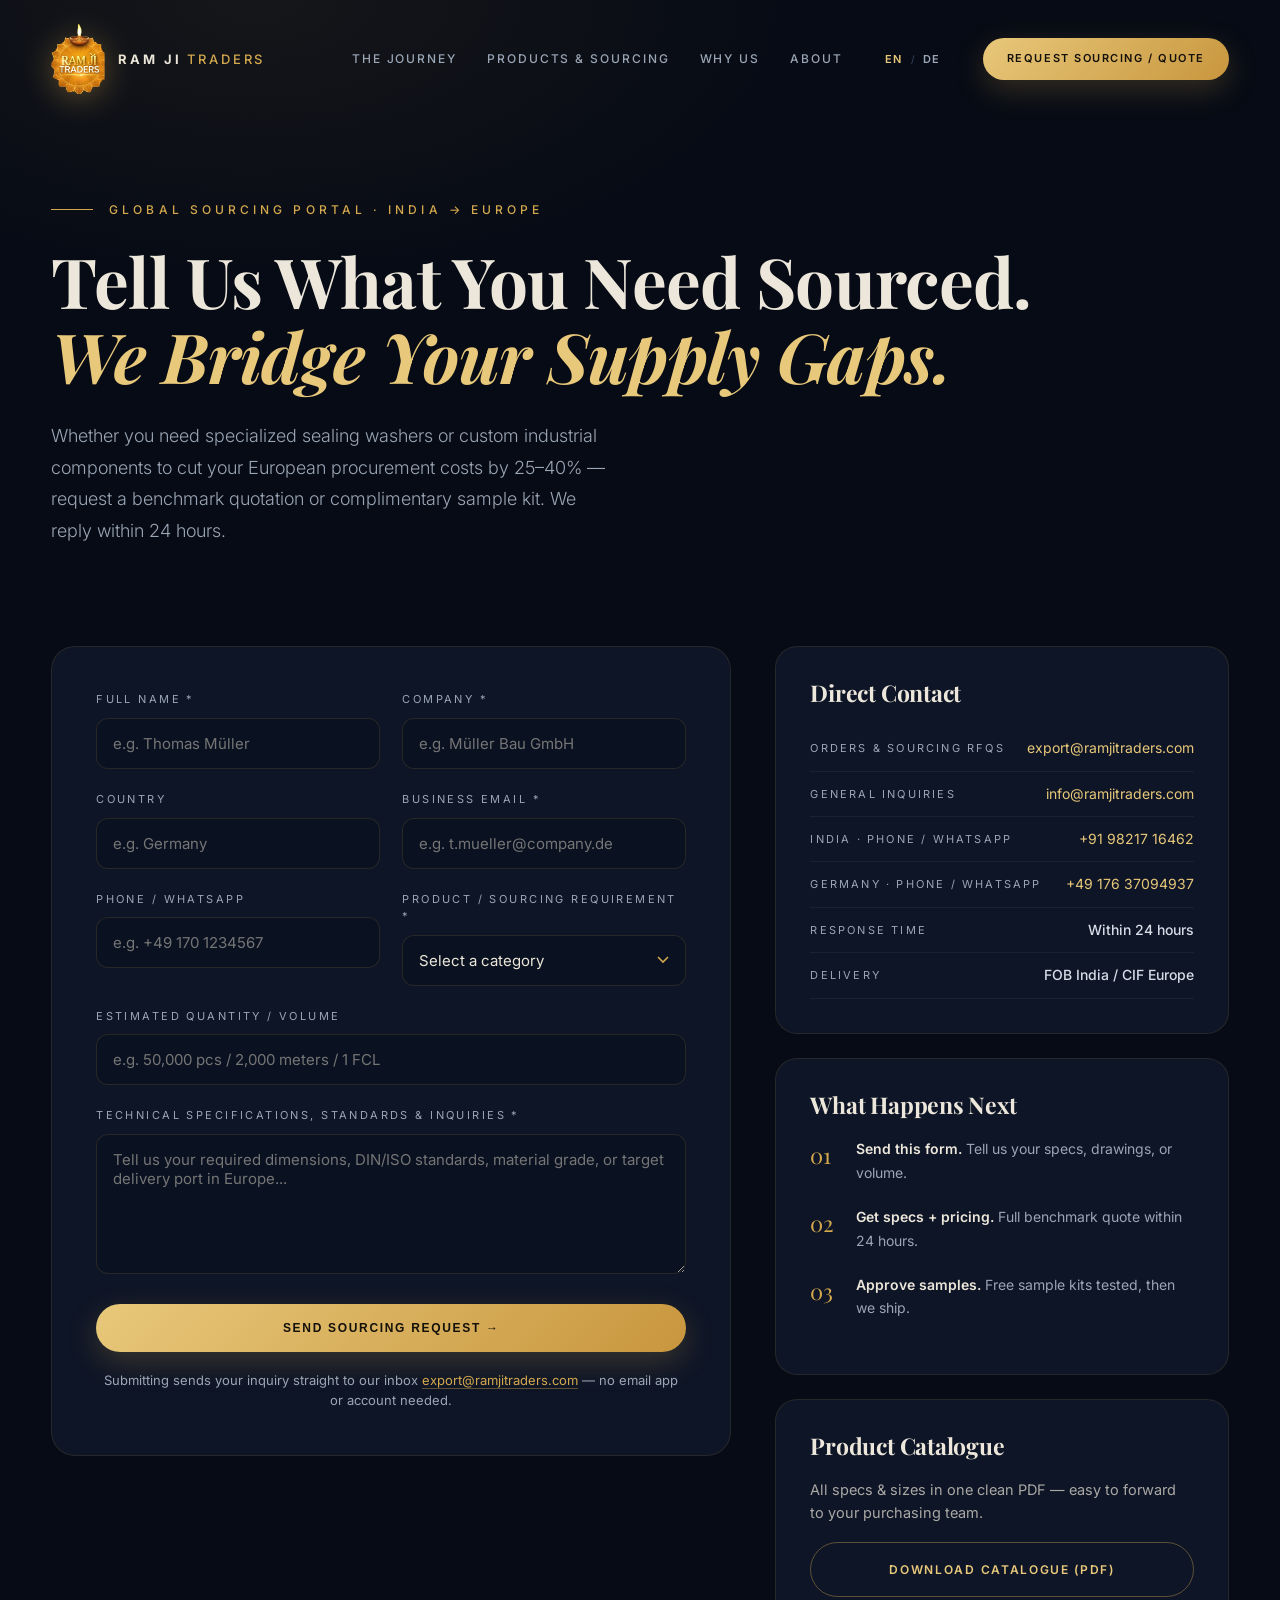
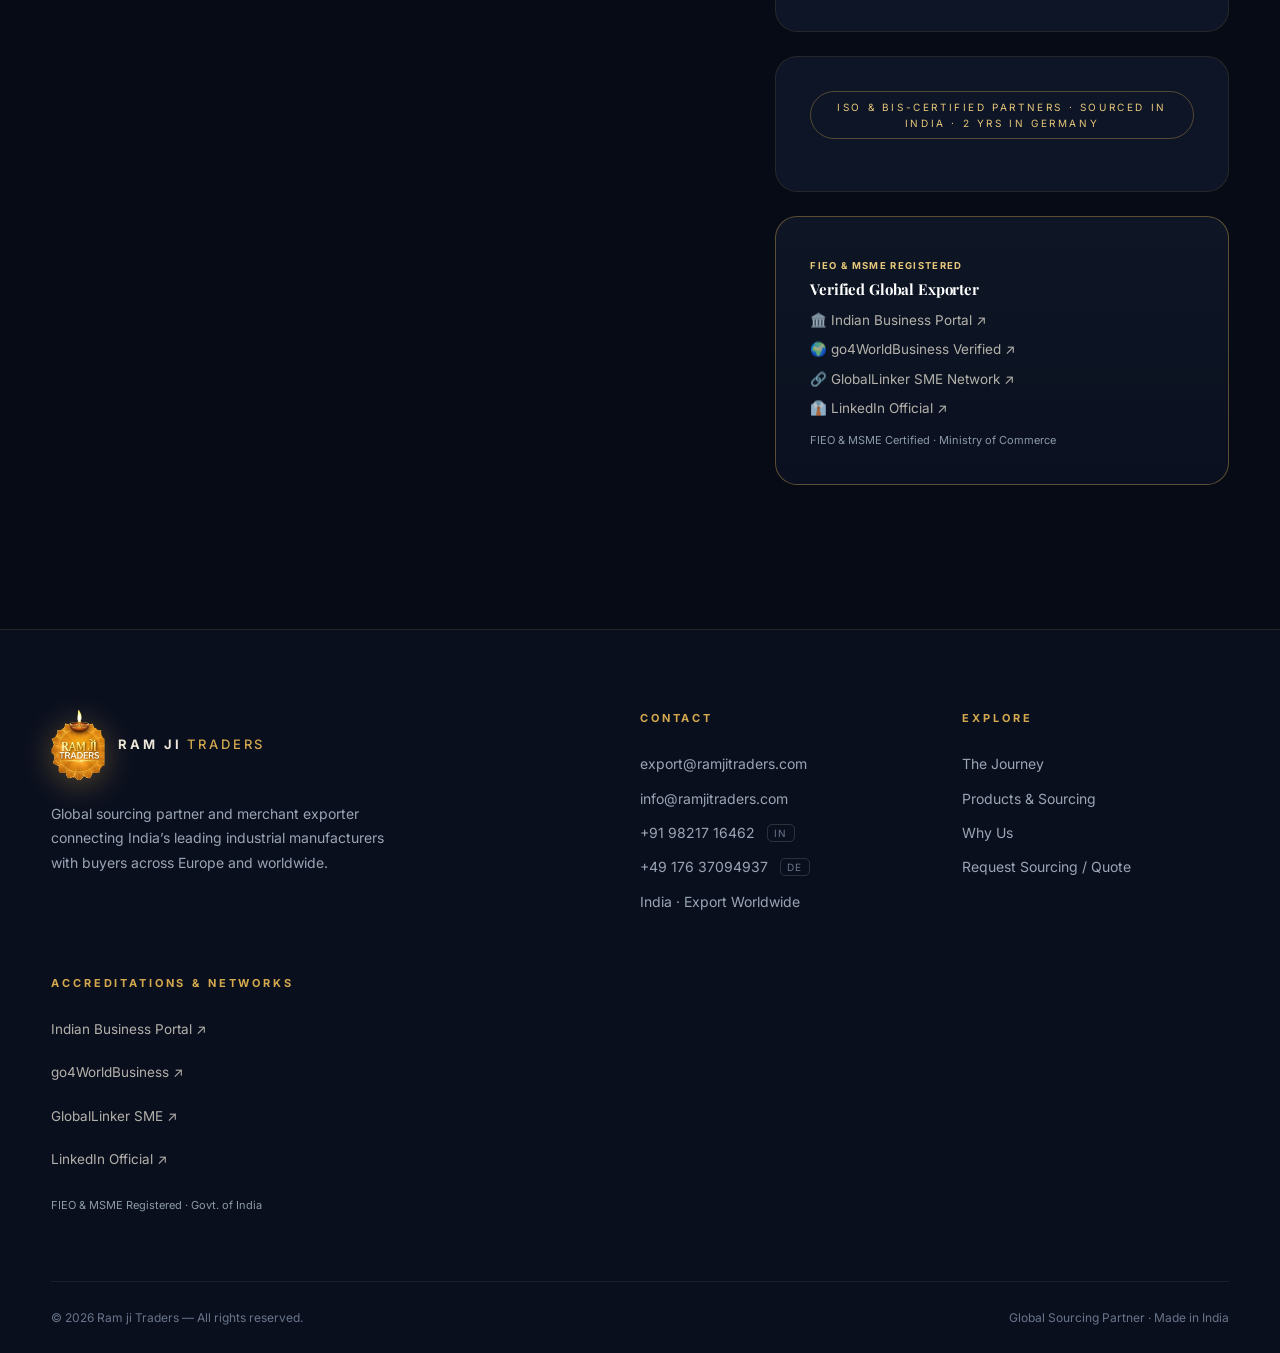
<file: contact.html>
<!doctype html>
<!--
  ============================================================
  RAM JI TRADERS — Contact & Sourcing Portal (contact.html)
  ============================================================
-->
<html lang="en">
<head>
<meta charset="utf-8">
<meta name="viewport" content="width=device-width, initial-scale=1">
<title>Contact & Sourcing Portal — Ram ji Traders | Request Sourcing & Quote</title>
<meta name="description" content="Request a quotation, custom sourcing evaluation, or free sample kit from Ram ji Traders — global sourcing partner and exporter from India to Europe. We reply within 24 hours.">
<meta name="keywords" content="sourcing request India, bitumen washer quote, EPDM washer price, custom metal sourcing India, Ram ji Traders contact">
<link rel="canonical" href="https://ramjitraders.com/contact.html">
<meta property="og:type" content="website">
<meta property="og:site_name" content="Ram ji Traders">
<meta property="og:title" content="Contact Ram ji Traders — Sourcing & Quotes within 24 hours">
<meta property="og:description" content="Request a quotation, custom component sourcing, or free sample kit. We reply within 24 hours.">
<meta property="og:url" content="https://ramjitraders.com/contact.html">
<meta property="og:image" content="https://ramjitraders.com/assets/og-cover.jpg">
<meta name="twitter:card" content="summary_large_image">
<meta name="twitter:image" content="https://ramjitraders.com/assets/og-cover.jpg">
<link rel="icon" type="image/png" href="assets/logo-tile.png">
<link rel="preconnect" href="https://fonts.googleapis.com">
<link rel="preconnect" href="https://fonts.gstatic.com" crossorigin>
<link href="https://fonts.googleapis.com/css2?family=Playfair+Display:ital,wght@0,500;0,600;0,700;0,800;1,500;1,600&family=Inter:wght@300;400;500;600;700&display=swap" rel="stylesheet">
<link rel="stylesheet" href="css/style.css?v=9">
</head>
<body>

<header class="site-nav" id="siteNav">
  <div class="container nav-inner">
    <a class="brand" href="index.html">
      <span class="logo-mark"><img src="assets/logo.png?v=9" alt="Ram ji Traders"></span>
      <span class="brand-word">RAM JI <em>TRADERS</em></span>
    </a>
    <nav class="nav-links" aria-label="Primary">
      <a href="index.html#journey" data-i18n="nav.journey">The Journey</a>
      <a href="index.html#products" data-i18n="nav.products">Products & Sourcing</a>
      <a href="index.html#why" data-i18n="nav.why">Why Us</a>
      <a href="index.html#about" data-i18n="nav.about">About</a>
    </nav>
    <div class="lang-switch nav-lang" role="group" aria-label="Language / Sprache">
      <button type="button" class="lang-btn on" data-lang="en">EN</button><i>/</i><button type="button" class="lang-btn" data-lang="de">DE</button>
    </div>
    <a class="btn btn-gold btn-sm nav-cta" href="contact.html" data-i18n="nav.quote">Request Sourcing / Quote</a>
    <button class="nav-toggle" id="navToggle" aria-label="Menu"><span></span><span></span><span></span></button>
  </div>
</header>
<div class="mobile-menu" id="mobileMenu">
  <a href="index.html#journey" data-i18n="nav.journey">The Journey</a>
  <a href="index.html#products" data-i18n="nav.products">Products & Sourcing</a>
  <a href="index.html#why" data-i18n="nav.why">Why Us</a>
  <a href="index.html#about" data-i18n="nav.about">About</a>
  <a class="m-cta" href="contact.html" data-i18n="nav.quote">Request Sourcing / Quote</a>
  <div class="lang-switch" role="group" aria-label="Language / Sprache">
    <button type="button" class="lang-btn on" data-lang="en">EN</button><i>/</i><button type="button" class="lang-btn" data-lang="de">DE</button>
  </div>
</div>

<section class="page-hero">
  <div class="container">
    <p class="kicker reveal" data-i18n="cpg.kicker">Global Sourcing Portal · India → Europe</p>
    <h1 class="reveal" data-delay="0.1" data-i18n-html="cpg.title">Tell Us What You Need Sourced.<br><em class="gold-i">We Bridge Your Supply Gaps.</em></h1>
    <p class="hero-sub reveal" data-delay="0.2" data-i18n="cpg.sub">Whether you need specialized sealing washers or custom industrial components to cut your European procurement costs by 25–40% — request a benchmark quotation or complimentary sample kit. We reply within 24 hours.</p>
  </div>
</section>

<section class="section contact-wrap">
  <div class="container contact-grid">

    <form class="q-form reveal" id="quoteForm" novalidate>
      <div class="f-field">
        <label for="name" data-i18n="fm.name">Full Name *</label>
        <input id="name" name="name" type="text" autocomplete="name" placeholder="e.g. Thomas Müller" data-i18n-ph="ph.name" required>
      </div>
      <div class="f-field">
        <label for="company" data-i18n="fm.company">Company *</label>
        <input id="company" name="company" type="text" autocomplete="organization" placeholder="e.g. Müller Bau GmbH" data-i18n-ph="ph.company" required>
      </div>
      <div class="f-field">
        <label for="country" data-i18n="fm.country">Country</label>
        <input id="country" name="country" type="text" autocomplete="country-name" data-i18n-ph="fm.phcountry" placeholder="e.g. Germany">
      </div>
      <div class="f-field">
        <label for="email" data-i18n="fm.email">Business Email *</label>
        <input id="email" name="email" type="email" autocomplete="email" placeholder="e.g. t.mueller&#64;company.de" data-i18n-ph="ph.email" required>
      </div>
      <div class="f-field">
        <label for="phone" data-i18n="fm.phone">Phone / WhatsApp</label>
        <input id="phone" name="phone" type="tel" autocomplete="tel" placeholder="e.g. +49 170 1234567" data-i18n-ph="ph.phone">
      </div>
      <div class="f-field">
        <label for="product" data-i18n="fm.product">Product / Sourcing Requirement *</label>
        <select id="product" name="product" required>
          <option value="" disabled selected data-i18n="fm.opt0">Select a category</option>
          <option data-i18n="opt.copper">Seamless Copper Pipes (DIN EN 1057 / DVGW)</option>
          <option data-i18n="opt.bitumen">Bitumen Sealing Washers (M5–M20)</option>
          <option data-i18n="opt.epdm">EPDM Composite Sealing Washers</option>
          <option data-i18n="opt.stampings">Custom Metal Stampings & Fasteners</option>
          <option data-i18n="opt.other">Custom Sourcing / Other Product RFQ</option>
        </select>
      </div>
      <div class="f-field full">
        <label for="quantity" data-i18n="fm.qty">Estimated Quantity / Volume</label>
        <input id="quantity" name="quantity" type="text" data-i18n-ph="ph.qty" placeholder="e.g. 50,000 pcs / 2,000 meters / 1 FCL">
      </div>
      <div class="f-field full">
        <label for="message" data-i18n="fm.msg">Technical Specifications, Standards & Inquiries *</label>
        <textarea id="message" name="message" data-i18n-ph="ph.msg" placeholder="Tell us your required dimensions, DIN/ISO standards, material grade, or target delivery port in Europe..." required></textarea>
      </div>
      <div class="full">
        <button class="btn btn-gold btn-wide" type="submit" data-i18n="fm.btn">Send Sourcing Request →</button>
        <p class="f-note" data-i18n-html="fm.note">Submitting sends your inquiry straight to our inbox <a class="email-auto-text" data-email-user="export" data-email-domain="ramjitraders.com" href="#"></a> — no email app or account needed.</p>
        <p class="f-success" id="formNote" data-i18n-html="fm.success">✓ Thank you — your sourcing inquiry has been received. We will review your specifications and reply within 24 hours. Direct email: <a class="email-auto-text" data-email-user="export" data-email-domain="ramjitraders.com" href="#"></a></p>
        <p class="f-error" id="formError" data-i18n-html="fm.err">⚠️ Auto-send failed (network issue). Please email us directly at <a class="email-auto-text" data-email-user="export" data-email-domain="ramjitraders.com" href="#"></a> — we reply within 24 hours.</p>
      </div>
    </form>

    <aside class="c-aside">
      <div class="c-card reveal" data-delay="0.1">
        <h4 data-i18n="as.direct">Direct Contact</h4>
        <div class="c-row"><span data-i18n="as.em1">Orders & Sourcing RFQs</span><a class="email-auto-text" data-email-user="export" data-email-domain="ramjitraders.com" href="#"></a></div>
        <div class="c-row"><span data-i18n="as.em2">General Inquiries</span><a class="email-auto-text" data-email-user="info" data-email-domain="ramjitraders.com" href="#"></a></div><!--/email_off-->
        <div class="c-row"><span data-i18n="as.in">India · Phone / WhatsApp</span><a href="tel:+919821716462">+91 98217 16462</a></div>
        <div class="c-row"><span data-i18n="as.de">Germany · Phone / WhatsApp</span><a href="tel:+4917637094937">+49 176 37094937</a></div>
        <div class="c-row"><span data-i18n="as.resp">Response Time</span><b data-i18n="as.respv">Within 24 hours</b></div>
        <div class="c-row"><span data-i18n="as.markets">Delivery</span><b data-i18n="as.marketsv">FOB India / CIF Europe</b></div>
      </div>
      <div class="c-card reveal" data-delay="0.2">
        <h4 data-i18n="st.h">What Happens Next</h4>
        <ol class="steps">
          <li data-i18n-html="st1"><b>Send this form.</b> Tell us your specs, drawings, or volume.</li>
          <li data-i18n-html="st2"><b>Get specs + pricing.</b> Full benchmark quote within 24 hours.</li>
          <li data-i18n-html="st3"><b>Approve samples.</b> Free sample kits tested, then we ship.</li>
        </ol>
      </div>
      <div class="c-card reveal" data-delay="0.25">
        <h4 data-i18n="as.cat">Product Catalogue</h4>
        <p class="c-cat-p" data-i18n="as.catp">All specs & sizes in one clean PDF — easy to forward to your purchasing team.</p>
        <a class="btn btn-ghost btn-pdf btn-wide" href="Ramji-Traders-Product-Brochure.pdf" download data-i18n="btn.brochure">📄 Download Catalogue (PDF)</a>
      </div>
      <div class="c-card c-cert reveal" data-delay="0.3">
        <span class="p-tag" data-i18n="cert.tag">ISO & BIS-Certified Partners · Sourced in India · 2 Yrs in Germany</span>
      </div>
            <div class="c-card reveal" data-delay="0.35" style="border-color:rgba(212,169,78,0.4);background:linear-gradient(180deg,rgba(16,24,40,0.85),rgba(11,17,32,0.95));">
        <span class="trust-badge-tag" style="margin-bottom:8px;display:inline-block;font-size:9.5px;text-transform:uppercase;letter-spacing:0.14em;font-weight:700;color:var(--gold2);">FIEO &amp; MSME REGISTERED</span>
        <h4 style="margin:0 0 12px;font-size:15px;color:#fff;">Verified Global Exporter</h4>
        <div class="f-accred-links" style="display:flex;flex-direction:column;gap:8px;font-size:12.5px;">
          <a href="https://www.indianbusinessportal.in/seller/ram-ji-traders/1066705" target="_blank" rel="noopener noreferrer">🏛️ Indian Business Portal ↗</a>
          <a href="https://www.go4worldbusiness.com/member/view/about/4761952/ram-ji-traders.html" target="_blank" rel="noopener noreferrer">🌍 go4WorldBusiness Verified ↗</a>
          <a href="https://www.globallinker.com/seller/ram-ji-traders" target="_blank" rel="noopener noreferrer">🔗 GlobalLinker SME Network ↗</a>
          <a href="https://www.linkedin.com/in/ram-ji-traders-8113a8426/" target="_blank" rel="noopener noreferrer">👔 LinkedIn Official ↗</a>
          <span style="font-size:11px;color:#8c9ba5;margin-top:4px;">FIEO &amp; MSME Certified · Ministry of Commerce</span>
        </div>
      </div>
    </aside>

  </div>
</section>

<footer class="footer">
  <div class="container footer-grid">
    <div class="f-brand">
      <a class="brand" href="index.html">
        <span class="logo-mark"><img src="assets/logo.png?v=9" alt="Ram ji Traders"></span>
        <span class="brand-word">RAM JI <em>TRADERS</em></span>
      </a>
      <p data-i18n="f.brand">Global sourcing partner and merchant exporter connecting India’s leading industrial manufacturers with buyers across Europe and worldwide.</p>
    </div>
    <div class="f-col">
      <h5 data-i18n="f.contact">Contact</h5>
      <a class="email-auto-text" data-email-user="export" data-email-domain="ramjitraders.com" href="#"></a>
      <a class="email-auto-text" data-email-user="info" data-email-domain="ramjitraders.com" href="#"></a>
      <a href="tel:+919821716462">+91 98217 16462 <i class="f-tag">IN</i></a>
      <a href="tel:+4917637094937">+49 176 37094937 <i class="f-tag">DE</i></a>
      <span data-i18n="f.base">India · Export Worldwide</span>
    </div>
    <div class="f-col">
      <h5 data-i18n="f.explore">Explore</h5>
      <a href="index.html#journey" data-i18n="nav.journey">The Journey</a>
      <a href="index.html#products" data-i18n="nav.products">Products & Sourcing</a>
      <a href="index.html#why" data-i18n="nav.why">Why Us</a>
      <a href="contact.html" data-i18n="nav.quote">Request Sourcing</a>
    </div>
        <div class="f-col">
      <h5 data-i18n="f.accred">Accreditations &amp; Portals</h5>
      <div class="f-accred-links">
        <a href="https://www.indianbusinessportal.in/seller/ram-ji-traders/1066705" target="_blank" rel="noopener noreferrer">Indian Business Portal ↗</a>
        <a href="https://www.go4worldbusiness.com/member/view/about/4761952/ram-ji-traders.html" target="_blank" rel="noopener noreferrer">go4WorldBusiness ↗</a>
        <a href="https://www.globallinker.com/seller/ram-ji-traders" target="_blank" rel="noopener noreferrer">GlobalLinker SME ↗</a>
        <a href="https://www.linkedin.com/in/ram-ji-traders-8113a8426/" target="_blank" rel="noopener noreferrer">LinkedIn Official ↗</a>
        <span style="font-size:11px;color:#8c9ba5;margin-top:4px;display:block;">FIEO &amp; MSME Registered · Govt. of India</span>
      </div>
    </div>
  </div>
  <div class="container f-small">
    <span>© <span id="yr">2026</span> Ram ji Traders — <span data-i18n="f.rights">All rights reserved.</span></span>
    <span data-i18n="f.madein">Global Sourcing Partner · Made in India</span>
  </div>
</footer>

<script src="js/main.js?v=9"></script>
<script src="js/i18n.js?v=9"></script>
</body>
</html>
</file>
<file: css/style.css>
/* ══════════════════════════════════════════════
   RAM JI TRADERS — style.css
   Dark editorial theme · navy & gold
   ══════════════════════════════════════════════ */
:root{
  --bg:#070b15;
  --bg2:#0a0f1e;
  --panel:#0e1526;
  --line:rgba(212,169,78,.14);
  --gold:#d4a94e;
  --gold2:#e8c87a;
  --ink:#ece7da;
  --mut:#9aa5b5;
  --font-d:'Playfair Display', Georgia, 'Times New Roman', serif;
  --font-b:'Inter', system-ui, -apple-system, 'Segoe UI', Roboto, sans-serif;
}
*{margin:0;padding:0;box-sizing:border-box}
html{scroll-behavior:smooth;scroll-padding-top:92px}
body{
  background:var(--bg);color:var(--ink);
  font-family:var(--font-b);font-weight:400;font-size:16px;line-height:1.6;
  -webkit-font-smoothing:antialiased;overflow-x:hidden;
}
::selection{background:rgba(212,169,78,.85);color:#14100a}
::-webkit-scrollbar{width:10px}
::-webkit-scrollbar-track{background:#0a0f1e}
::-webkit-scrollbar-thumb{background:#24304e;border-radius:6px}
::-webkit-scrollbar-thumb:hover{background:#34426a}
img{max-width:100%;display:block}
a{color:inherit;text-decoration:none}

.container{width:min(1200px,92%);margin:0 auto}
.section{padding:120px 0}
section[id]{scroll-margin-top:92px}

h1,h2,h3,h4{font-family:var(--font-d);font-weight:700;line-height:1.08;color:var(--ink);letter-spacing:-.01em}
h2{font-size:clamp(2.2rem,4.6vw,3.6rem);margin:22px 0 0}
.gold-i{font-style:italic;color:var(--gold2)}

.kicker{
  font-size:12px;letter-spacing:.34em;text-transform:uppercase;color:var(--gold);
  display:flex;align-items:center;gap:16px;font-weight:500;
}
.kicker::before{content:'';width:42px;height:1px;background:var(--gold);flex:none}

/* ── Buttons ─────────────────────────────── */
.btn{
  display:inline-flex;align-items:center;justify-content:center;gap:10px;
  font-size:12px;font-weight:600;letter-spacing:.14em;text-transform:uppercase;
  padding:17px 36px;border-radius:999px;cursor:pointer;border:0;
  transition:transform .35s cubic-bezier(.2,.8,.3,1), box-shadow .35s, background .35s, color .35s;
  white-space:nowrap;
}
.btn-gold{background:linear-gradient(135deg,#e8c87a,#c8963e);color:#14100a;box-shadow:0 10px 30px rgba(212,169,78,.22)}
.btn-gold:hover{transform:translateY(-3px);box-shadow:0 18px 44px rgba(212,169,78,.34)}
.btn-ghost{border:1px solid rgba(212,169,78,.4);color:var(--gold2);background:transparent}
.btn-ghost:hover{transform:translateY(-3px);background:rgba(212,169,78,.08)}
.btn-sm{padding:12px 24px;font-size:11px}
.btn-wide{width:100%}
.cta-row{display:flex;gap:18px;flex-wrap:wrap;margin-top:40px}
.cta-row.center{justify-content:center}

/* ── Reveal on scroll ────────────────────── */
.reveal{opacity:0;transform:translateY(30px);transition:opacity .9s cubic-bezier(.2,.7,.3,1),transform .9s cubic-bezier(.2,.7,.3,1)}
.reveal.in{opacity:1;transform:none}
@media (prefers-reduced-motion: reduce){.reveal{transition:none;opacity:1;transform:none}}

/* ── Nav ─────────────────────────────────── */
.site-nav{position:fixed;inset:0 0 auto 0;z-index:100;padding:24px 0;transition:padding .4s,background .4s,border-color .4s;border-bottom:1px solid transparent}
.site-nav.scrolled{padding:12px 0;background:rgba(7,11,21,.92);backdrop-filter:blur(8px);-webkit-backdrop-filter:blur(8px);border-bottom-color:rgba(212,169,78,.12)}
.nav-inner{display:flex;align-items:center;gap:36px}
.brand{display:flex;align-items:center;gap:13px}
/* brand emblem — transparent, no block, sized to be clearly readable */
.logo-mark{position:relative;width:54px;height:70px;flex:none;display:grid;place-items:center;transition:width .4s ease,height .4s ease}
.logo-mark img{position:relative;width:100%;height:100%;object-fit:contain;z-index:2;filter:drop-shadow(0 5px 16px rgba(212,169,78,.38))}
.site-nav.scrolled .logo-mark{width:40px;height:52px}
.brand-word{font-size:13px;font-weight:700;letter-spacing:.22em}
.brand-word em{font-style:normal;color:var(--gold);font-weight:500}
.nav-links{display:flex;gap:30px;margin-left:auto}
.nav-links a{font-size:12px;font-weight:500;letter-spacing:.16em;text-transform:uppercase;color:var(--mut);position:relative;padding:6px 0;transition:color .3s}
.nav-links a::after{content:'';position:absolute;left:0;bottom:0;width:0;height:1px;background:var(--gold);transition:width .35s}
.nav-links a:hover{color:var(--gold2)}
.nav-links a:hover::after{width:100%}
.nav-toggle{display:none;background:none;border:0;cursor:pointer;width:40px;height:40px;position:relative;z-index:110}
.nav-toggle span{display:block;width:22px;height:2px;background:var(--ink);margin:5px auto;transition:.35s}
.nav-toggle.x span:nth-child(1){transform:translateY(7px) rotate(45deg)}
.nav-toggle.x span:nth-child(2){opacity:0}
.nav-toggle.x span:nth-child(3){transform:translateY(-7px) rotate(-45deg)}
.mobile-menu{position:fixed;inset:0;z-index:99;background:rgba(7,11,21,.97);backdrop-filter:blur(10px);display:flex;flex-direction:column;align-items:center;justify-content:center;gap:30px;opacity:0;pointer-events:none;transition:opacity .4s}
.mobile-menu.open{opacity:1;pointer-events:auto}
.mobile-menu a{font-family:var(--font-d);font-size:30px;color:var(--ink)}
.mobile-menu a:hover{color:var(--gold2)}
.mobile-menu .m-cta{font-family:var(--font-b);font-size:12px;letter-spacing:.2em;text-transform:uppercase;color:var(--gold);border:1px solid rgba(212,169,78,.4);border-radius:999px;padding:14px 34px;margin-top:10px}

/* ── Hero ────────────────────────────────── */
.hero{position:relative;min-height:100vh;display:grid;align-items:center;padding:150px 0 90px;background:radial-gradient(1200px 600px at 70% -10%,rgba(212,169,78,.07),transparent 60%),var(--bg);overflow:hidden}
#heroParticles{position:absolute;inset:0;width:100%;height:100%;pointer-events:none}
.hero-inner{position:relative;z-index:1}
h1{font-size:clamp(2.7rem,6.6vw,5.5rem);margin-top:26px}
.hero-sub{max-width:560px;color:var(--mut);font-size:clamp(15px,1.5vw,18px);line-height:1.75;margin-top:28px;font-weight:300}
.hero-chips{display:flex;gap:12px;flex-wrap:wrap;margin-top:46px}
.hero-chips span,.chips-row span{font-size:11px;letter-spacing:.2em;text-transform:uppercase;color:var(--mut);border:1px solid var(--line);border-radius:999px;padding:10px 18px}
.scroll-hint{position:absolute;left:50%;bottom:26px;transform:translateX(-50%);display:flex;flex-direction:column;align-items:center;gap:10px;color:var(--mut);font-size:10px;letter-spacing:.4em;z-index:1}
.scroll-hint i{width:1px;height:44px;background:linear-gradient(var(--gold),transparent);animation:hintLine 2.2s ease-in-out infinite}
@keyframes hintLine{0%,100%{transform:scaleY(.4);opacity:.4}50%{transform:scaleY(1);opacity:1}}

/* ── Ticker ──────────────────────────────── */
.ticker{background:var(--bg2);border-top:1px solid var(--line);border-bottom:1px solid var(--line);padding:18px 0;overflow:hidden}
.ticker-track{display:flex;width:max-content;animation:ticker 30s linear infinite}
.ticker:hover .ticker-track{animation-play-state:paused}
.ticker-track span{font-size:12px;letter-spacing:.3em;text-transform:uppercase;color:#c9d1de;white-space:nowrap}
.ticker-track span::after{content:'◆';color:var(--gold);font-size:8px;margin:0 2.6rem;vertical-align:2px}
@keyframes ticker{from{transform:translateX(0)}to{transform:translateX(-50%)}}
@media (prefers-reduced-motion: reduce){.ticker-track{animation:none}}

/* ── Journey ─────────────────────────────── */
.journey-head{padding:110px 0 70px}
.journey-note{color:var(--mut);font-size:14px;margin-top:26px;letter-spacing:.06em}
.journey-track{position:relative;height:640vh}
.journey-sticky{position:sticky;top:0;height:100vh;overflow:hidden;background:#070b15;border-top:1px solid var(--line);border-bottom:1px solid var(--line)}
#journeyCanvas{position:absolute;inset:0;width:100%;height:100%;display:block}
.journey-progress{position:absolute;top:0;left:0;right:0;height:3px;background:rgba(255,255,255,.06);z-index:6}
.journey-progress span{display:block;height:100%;width:0;background:linear-gradient(90deg,#c8963e,#e8c87a);transform-origin:left}

.j-caption{position:absolute;left:50%;bottom:92px;transform:translateX(-50%);z-index:5;font-size:11px;font-weight:500;letter-spacing:.28em;text-transform:uppercase;color:#dfe5f0;text-shadow:0 2px 12px rgba(0,0,0,.8);white-space:nowrap;opacity:0;transition:opacity .6s}
.j-caption.on{opacity:1}
.j-chapters{position:absolute;left:50%;bottom:30px;transform:translateX(-50%);z-index:5;display:flex;gap:26px}
.jc{display:flex;align-items:center;gap:9px;font-size:10px;letter-spacing:.24em;text-transform:uppercase;color:#66718a;transition:color .4s}
.jc i{width:8px;height:8px;border-radius:50%;border:1px solid #66718a;transition:.4s}
.jc.on{color:var(--gold2)}
.jc.on i{background:var(--gold);border-color:var(--gold);box-shadow:0 0 12px rgba(212,169,78,.7)}

.j-badge{position:absolute;top:44%;z-index:5;width:212px;padding:16px 18px;border-radius:14px;
  background:rgba(10,15,30,.72);border:1px solid rgba(212,169,78,.28);
  backdrop-filter:blur(8px);-webkit-backdrop-filter:blur(8px);
  display:flex;align-items:center;gap:12px;
  opacity:0;transition:opacity .7s cubic-bezier(.2,.7,.3,1),transform .7s cubic-bezier(.2,.7,.3,1);
  box-shadow:0 18px 44px rgba(0,0,0,.4);
}
.j-badge.left{left:34px;transform:translateX(-40px)}
.j-badge.right{right:34px;transform:translateX(40px)}
.j-badge.on{opacity:1;transform:translateX(0)}
.jb-ico{flex:none;width:34px;height:34px;border-radius:9px;border:1px solid rgba(212,169,78,.35);display:grid;place-items:center}
.jb-t{font-size:12px;font-weight:500;letter-spacing:.08em;line-height:1.5;color:#e9edf5;text-transform:uppercase}
.j-hint{position:absolute;left:50%;bottom:126px;transform:translateX(-50%);z-index:5;font-size:10px;letter-spacing:.34em;text-transform:uppercase;color:var(--mut);animation:hintPulse 2.4s ease-in-out infinite;transition:opacity .6s}
.j-hint.off{opacity:0}
@keyframes hintPulse{0%,100%{opacity:.35}50%{opacity:.9}}

.j-final{position:absolute;inset:0;z-index:7;display:grid;place-content:center;text-align:center;padding:0 6%;
  background:radial-gradient(900px 480px at 50% 55%,rgba(7,11,21,.55),rgba(7,11,21,.88));
  opacity:0;pointer-events:none;transition:opacity .9s cubic-bezier(.2,.7,.3,1)}
.j-final.on{opacity:1;pointer-events:auto}
.j-final .kicker{justify-content:center}
.j-final .kicker::after{content:'';width:42px;height:1px;background:var(--gold)}
.j-final h3{font-size:clamp(2.2rem,4.8vw,3.9rem);margin-top:22px;line-height:1.25;letter-spacing:-0.02em;}
.j-final-sub{color:var(--mut);max-width:560px;margin:24px auto 0;font-size:16px;line-height:1.8;letter-spacing:0.01em;}

/* ── Products ────────────────────────────── */
.products-grid{display:grid;grid-template-columns:repeat(auto-fit,minmax(340px,1fr));gap:40px;margin-top:64px}
.product-card{background:var(--panel);border:1px solid rgba(212,169,78,.1);border-radius:22px;overflow:hidden;transition:transform .55s cubic-bezier(.2,.7,.3,1),box-shadow .55s,border-color .55s}
.product-card:hover{transform:translateY(-9px);border-color:rgba(212,169,78,.32);box-shadow:0 34px 70px rgba(0,0,0,.5)}
.p-media{aspect-ratio:4/3;display:flex;flex-direction:column;align-items:center;justify-content:center;gap:14px;border-bottom:1px dashed rgba(212,169,78,.3);margin:18px;border:1.5px dashed rgba(212,169,78,.3);border-radius:16px;background:radial-gradient(320px 200px at 50% 40%,rgba(212,169,78,.06),transparent 70%),#0b1120}
.ph-ico{width:54px;height:54px}
.ph-txt{font-size:11px;letter-spacing:.24em;text-transform:uppercase;color:#c4ccda}
.ph-sub{font-size:10px;letter-spacing:.16em;text-transform:uppercase;color:#5f6a82}
.p-body{padding:14px 34px 36px}
.p-tag{display:inline-block;font-size:10px;letter-spacing:.26em;text-transform:uppercase;color:var(--gold2);border:1px solid rgba(212,169,78,.35);border-radius:999px;padding:7px 14px;margin-bottom:18px}
.p-body h3{font-size:30px;margin-bottom:14px}
.p-body p{color:var(--mut);font-size:15px;line-height:1.75}
.p-specs{list-style:none;margin:22px 0 28px}
.p-specs li{font-size:14px;color:#c9d1de;padding:7px 0;border-bottom:1px solid rgba(255,255,255,.05)}
.p-specs li::before{content:'—';color:var(--gold);margin-right:10px}
.p-link{font-size:12px;font-weight:600;letter-spacing:.18em;text-transform:uppercase;color:var(--gold);transition:color .3s,letter-spacing .3s}
.p-link:hover{color:var(--gold2);letter-spacing:.24em}

/* ── Stats ───────────────────────────────── */
.stats-sec{padding:90px 0;background:var(--bg2);border-top:1px solid var(--line);border-bottom:1px solid var(--line)}
.stats-grid{display:grid;grid-template-columns:repeat(auto-fit,minmax(210px,1fr));gap:44px;text-align:center}
.stat-top{border-top:1px solid rgba(212,169,78,.25);padding-top:30px;position:relative}
.stat-top::before{content:'◆';position:absolute;top:-7px;left:50%;transform:translateX(-50%);color:var(--gold);font-size:9px;background:var(--bg2);padding:0 8px}
.stat-num{font-family:var(--font-d);font-size:clamp(56px,6vw,84px);font-weight:700;color:var(--gold2);line-height:1}
.stat-suf{font-family:var(--font-d);font-size:clamp(24px,2.6vw,38px);color:var(--gold);margin-left:4px}
.stat-lab{margin-top:14px;font-size:11px;letter-spacing:.26em;text-transform:uppercase;color:var(--mut)}

/* ── Why ─────────────────────────────────── */
.why-grid{display:grid;grid-template-columns:repeat(auto-fill,minmax(300px,1fr));gap:28px;margin-top:64px}
.why-card{background:var(--panel);border:1px solid rgba(212,169,78,.1);border-radius:20px;padding:36px 32px;transition:transform .5s cubic-bezier(.2,.7,.3,1),border-color .5s,box-shadow .5s}
.why-card:hover{transform:translateY(-7px);border-color:rgba(212,169,78,.3);box-shadow:0 26px 54px rgba(0,0,0,.45)}
.w-ico{width:48px;height:48px;border-radius:12px;border:1px solid rgba(212,169,78,.35);display:grid;place-items:center;margin-bottom:22px}
.w-ico svg{width:22px;height:22px}
.why-card h4{font-size:24px;margin-bottom:12px}
.why-card p{color:var(--mut);font-size:14.5px;line-height:1.75}

/* ── About ───────────────────────────────── */
.about-grid{display:grid;grid-template-columns:1.05fr 1fr;gap:80px;align-items:start}
.about-big{font-family:var(--font-d);font-size:clamp(1.9rem,3.4vw,3rem);line-height:1.28;margin-top:26px}
.chips-row{display:flex;gap:12px;flex-wrap:wrap;margin-top:40px}
.about-p{color:var(--mut);font-size:15.5px;line-height:1.8;margin-bottom:22px}
.facts{display:grid;grid-template-columns:1fr 1fr;gap:8px 32px;margin-top:34px;border-top:1px solid var(--line);padding-top:30px}
.facts dt{font-size:10px;letter-spacing:.26em;text-transform:uppercase;color:var(--mut);margin-bottom:5px}
.facts dd{font-family:var(--font-d);font-size:19px;color:var(--ink);margin-bottom:20px}

/* ── CTA band ────────────────────────────── */
.cta-band{padding:150px 0;text-align:center;background:radial-gradient(800px 420px at 50% 50%,rgba(212,169,78,.08),transparent 70%)}
.cta-band h2{font-size:clamp(2.4rem,5vw,4.2rem)}
.cta-band p{color:var(--mut);margin:24px 0 40px;font-size:15px}

/* ── Footer ──────────────────────────────── */
.footer{border-top:1px solid var(--line);padding:80px 0 0;background:var(--bg2)}
.footer-grid{display:grid;grid-template-columns:2fr 1fr 1fr;gap:56px;padding-bottom:60px}
.f-brand p{color:var(--mut);font-size:14px;line-height:1.75;margin-top:22px;max-width:340px}
.f-col h5{font-size:11px;letter-spacing:.26em;text-transform:uppercase;color:var(--gold);margin-bottom:20px}
.f-col a,.f-col span{display:block;color:var(--mut);font-size:14px;padding:6px 0;transition:color .3s}
.f-col a:hover{color:var(--gold2)}
.f-small{display:flex;justify-content:space-between;gap:16px;flex-wrap:wrap;border-top:1px solid rgba(255,255,255,.07);padding:26px 0;font-size:12px;color:#69758a}

/* ── Contact page ────────────────────────── */
.page-hero{padding:200px 0 40px;background:radial-gradient(900px 460px at 20% 0%,rgba(212,169,78,.07),transparent 60%)}
.page-hero h1{font-size:clamp(2.6rem,5.4vw,4.6rem);margin-top:24px}
.contact-wrap{padding-top:60px}
.contact-grid{display:grid;grid-template-columns:1.5fr 1fr;gap:44px;align-items:start}
.q-form{background:var(--panel);border:1px solid rgba(212,169,78,.12);border-radius:24px;padding:44px;display:grid;grid-template-columns:1fr 1fr;gap:22px}
.f-field label{display:block;font-size:11px;letter-spacing:.22em;text-transform:uppercase;color:var(--mut);margin-bottom:9px}
.f-field.full,.q-form .full{grid-column:1/-1}
.f-field input,.f-field select,.f-field textarea{
  width:100%;background:#0a1120;border:1px solid rgba(212,169,78,.14);border-radius:12px;
  padding:15px 16px;color:var(--ink);font-family:var(--font-b);font-size:15px;outline:none;
  transition:border-color .3s,box-shadow .3s;
}
.f-field textarea{min-height:140px;resize:vertical}
.f-field input:focus,.f-field select:focus,.f-field textarea:focus{border-color:rgba(212,169,78,.6);box-shadow:0 0 0 4px rgba(212,169,78,.1)}
.f-field input.err,.f-field select.err,.f-field textarea.err{border-color:#c25b5b}
.f-field select{appearance:none;background-image:url("data:image/svg+xml,%3Csvg xmlns='http://www.w3.org/2000/svg' width='12' height='8'%3E%3Cpath d='M1 1l5 5 5-5' fill='none' stroke='%23d4a94e' stroke-width='1.6'/%3E%3C/svg%3E");background-repeat:no-repeat;background-position:right 16px center}
.f-note{margin-top:18px;font-size:13px;color:var(--mut);text-align:center}
.f-note a,.f-success a{color:var(--gold);border-bottom:1px solid rgba(212,169,78,.4)}
.f-success{display:none;margin-top:16px;padding:16px 18px;border:1px solid rgba(111,190,130,.4);background:rgba(111,190,130,.08);border-radius:12px;font-size:14px;color:#bfe3c9;text-align:center}
.f-success.show{display:block}
.f-error{display:none;margin-top:16px;padding:16px 18px;border:1px solid rgba(220,120,110,.45);background:rgba(220,120,110,.09);border-radius:12px;font-size:14px;color:#eec4bd;text-align:center}
.f-error a{color:var(--gold);border-bottom:1px solid rgba(212,169,78,.4)}
.f-error.show{display:block}
.c-card{background:var(--panel);border:1px solid rgba(212,169,78,.12);border-radius:22px;padding:34px;margin-bottom:24px}
.c-card h4{font-size:23px;margin-bottom:20px}
.c-row{display:flex;justify-content:space-between;gap:14px;padding:11px 0;border-bottom:1px solid rgba(255,255,255,.05);font-size:14px;flex-wrap:wrap}
.c-row span{color:var(--mut);font-size:11px;letter-spacing:.2em;text-transform:uppercase;padding-top:3px}
.c-row a{color:var(--gold2);transition:color .3s}
.c-row a:hover{color:var(--gold)}
.c-row b{font-weight:500;color:#d7dce7}
.steps{list-style:none;counter-reset:st}
.steps li{counter-increment:st;position:relative;padding:0 0 20px 46px;color:var(--mut);font-size:14px;line-height:1.7}
.steps li::before{content:counter(st,decimal-leading-zero);position:absolute;left:0;top:0;font-family:var(--font-d);font-size:22px;color:var(--gold)}
.steps li b{color:var(--ink);font-weight:600}
.c-cert{text-align:center}

/* ── Responsive ──────────────────────────── */
@media(max-width:1080px){
  .jc{font-size:0;gap:0}
  .jc i{margin:0}
  .j-chapters{gap:18px}
}
@media(max-width:900px){
  .nav-links,.nav-cta{display:none}
  .nav-toggle{display:block;margin-left:auto}
  .logo-mark{width:40px;height:52px}
  .section{padding:90px 0}
  .about-grid,.contact-grid{grid-template-columns:1fr;gap:56px}
  .q-form{grid-template-columns:1fr;padding:34px 26px}
  .j-badge{width:158px;top:88px;padding:11px 12px;gap:9px;border-radius:11px}
  .j-badge.left{left:12px;transform:translateX(-20px)}
  .j-badge.right{right:12px;transform:translateX(20px)}
  .jb-t{font-size:9.5px}
  .jb-ico{width:26px;height:26px}
  .j-caption{bottom:76px;font-size:9px;letter-spacing:.2em}
  .j-hint{bottom:106px}
  .footer-grid{grid-template-columns:1fr;gap:40px}
  .hero-chips span{font-size:10px}
}
@media(max-width:560px){
  .cta-row .btn{width:100%}
  .j-badge{width:132px}
  .journey-track{height:560vh}
}

/* ── Product media: real photos ──────────── */
.p-media.has-img{margin:0;border:0;border-radius:0;aspect-ratio:auto;background:#0b1120;padding:0}
.p-media.has-img img{width:100%;height:100%;object-fit:cover;display:block}
.p-thumbs{display:flex;flex-wrap:wrap;align-items:center;gap:10px;padding:18px 34px 0}
.p-thumbs img{width:74px;height:74px;object-fit:cover;border-radius:10px;border:1px solid rgba(212,169,78,.25);transition:transform .35s,border-color .35s}
.p-thumbs img:hover{transform:scale(1.06);border-color:rgba(212,169,78,.55)}
.p-thumbs-cap{width:100%;font-size:10px;letter-spacing:.18em;text-transform:uppercase;color:#5f6a82;margin-top:4px}
@media(max-width:560px){.p-thumbs{padding:16px 26px 0}}
.f-tag{font-style:normal;font-size:10px;letter-spacing:.14em;color:#69758a;border:1px solid rgba(255,255,255,.14);border-radius:5px;padding:2px 6px;margin-left:8px;vertical-align:1px}

/* ── Language switch (EN / DE) ───────────── */
.lang-switch{display:flex;align-items:center;gap:2px}
.lang-btn{background:none;border:0;color:var(--mut);font:600 11px Inter,sans-serif;letter-spacing:.14em;cursor:pointer;padding:8px 6px;transition:color .3s}
.lang-btn:hover{color:var(--ink)}
.lang-btn.on{color:var(--gold2)}
.lang-switch i{font-style:normal;color:#3c4763;font-size:10px}
.mobile-menu .lang-switch{margin-top:26px}
.mobile-menu .lang-btn{font-size:15px}
@media(max-width:900px){.nav-lang{display:none}}

/* ── Brochure download strip & PDF button ── */
.btn-pdf{gap:10px}
.btn-pdf svg{width:16px;height:16px;flex:none}
.brochure-strip{
  margin-top:48px;display:flex;align-items:center;justify-content:space-between;
  gap:22px 44px;flex-wrap:wrap;padding:36px 42px;border-radius:20px;
  background:linear-gradient(135deg,rgba(212,169,78,.14),rgba(212,169,78,.04));
  border:1px solid rgba(212,169,78,.32);
}
.brochure-strip .bs-txt{flex:1 1 420px}
.brochure-strip h3{font-size:clamp(22px,2.4vw,28px);margin:0 0 8px}
.brochure-strip p{margin:0;color:rgba(236,231,218,.72);font-size:15.5px;line-height:1.6;max-width:560px}
.c-cat-p{font-size:14.5px;line-height:1.55;color:rgba(236,231,218,.7);margin:0 0 18px}
@media(max-width:720px){
  .brochure-strip{padding:28px 22px;flex-direction:column;text-align:center;align-items:center}
  .brochure-strip p{max-width:none}
  .brochure-strip .btn{width:100%}
}

/* ── Institutional Trust & Accreditation Strip ── */
.trust-section {
  padding: 70px 0 60px;
  position: relative;
  background: radial-gradient(circle at 50% 0%, rgba(212, 169, 78, 0.08), transparent 70%), #070c18;
  border-top: 1px solid rgba(212, 169, 78, 0.2);
  border-bottom: 1px solid rgba(212, 169, 78, 0.15);
}
.trust-head {
  text-align: center;
  margin-bottom: 40px;
}
.trust-grid {
  display: grid;
  grid-template-columns: repeat(5, 1fr);
  gap: 18px;
}
.trust-card {
  background: linear-gradient(180deg, rgba(16, 24, 40, 0.85), rgba(11, 17, 32, 0.98));
  border: 1px solid rgba(212, 169, 78, 0.25);
  border-radius: 14px;
  padding: 22px 18px;
  text-decoration: none;
  display: flex;
  flex-direction: column;
  justify-content: space-between;
  transition: transform 0.35s ease, border-color 0.35s ease, box-shadow 0.35s ease;
  position: relative;
  overflow: hidden;
}
.trust-card::before {
  content: "";
  position: absolute;
  top: 0; left: 0; right: 0; height: 3px;
  background: linear-gradient(90deg, transparent, #d4a94e, transparent);
  opacity: 0;
  transition: opacity 0.35s ease;
}
.trust-card:hover {
  transform: translateY(-4px);
  border-color: rgba(212, 169, 78, 0.65);
  box-shadow: 0 12px 30px rgba(0, 0, 0, 0.4), 0 0 20px rgba(212, 169, 78, 0.15);
}
.trust-card:hover::before {
  opacity: 1;
}
.trust-badge-tag {
  display: inline-block;
  font-size: 9.5px;
  text-transform: uppercase;
  letter-spacing: 0.14em;
  font-weight: 700;
  color: var(--gold2);
  margin-bottom: 10px;
}
.trust-card-h {
  font-size: 15px;
  font-weight: 700;
  color: #ffffff;
  margin: 0 0 8px;
  display: flex;
  align-items: center;
  justify-content: space-between;
}
.trust-card-h svg {
  width: 13px;
  height: 13px;
  stroke: var(--gold2);
  transition: transform 0.3s ease;
  flex-shrink: 0;
}
.trust-card:hover .trust-card-h svg {
  transform: translate(2px, -2px);
}
.trust-card-p {
  font-size: 12px;
  line-height: 1.5;
  color: rgba(236, 231, 218, 0.7);
  margin: 0;
}
.f-accred-links {
  display: flex;
  flex-direction: column;
  gap: 10px;
}
.f-accred-links a {
  display: flex;
  align-items: center;
  justify-content: space-between;
  font-size: 13.5px;
  color: rgba(236, 231, 218, 0.75);
  text-decoration: none;
  transition: color 0.3s ease;
}
.f-accred-links a:hover {
  color: var(--gold2);
}

@media(max-width: 1100px) {
  .trust-grid {
    grid-template-columns: repeat(3, 1fr);
  }
}
@media(max-width: 768px) {
  .trust-grid {
    grid-template-columns: repeat(2, 1fr);
  }
}
@media(max-width: 520px) {
  .trust-grid {
    grid-template-columns: 1fr;
  }
}

/* ── Golden Moving Accreditation Marquee Strip ── */
.accred-ticker {
  background: linear-gradient(90deg, #050811, #0a1020, #050811);
  border-top: 1px solid rgba(212, 169, 78, 0.35);
  border-bottom: 1px solid rgba(212, 169, 78, 0.35);
  padding: 14px 0;
  overflow: hidden;
  position: relative;
  box-shadow: inset 0 0 20px rgba(0, 0, 0, 0.6), 0 0 25px rgba(212, 169, 78, 0.08);
}
.accred-ticker::before, .accred-ticker::after {
  content: "";
  position: absolute;
  top: 0; bottom: 0; width: 80px;
  z-index: 2;
  pointer-events: none;
}
.accred-ticker::before {
  left: 0;
  background: linear-gradient(90deg, #050811, transparent);
}
.accred-ticker::after {
  right: 0;
  background: linear-gradient(270deg, #050811, transparent);
}
.accred-track {
  display: flex;
  width: max-content;
  align-items: center;
  animation: accred-marquee 32s linear infinite;
}
.accred-ticker:hover .accred-track {
  animation-play-state: paused;
}
.accred-item {
  display: inline-flex;
  align-items: center;
  gap: 10px;
  padding: 8px 18px;
  margin: 0 8px;
  border-radius: 999px;
  background: rgba(212, 169, 78, 0.07);
  border: 1px solid rgba(212, 169, 78, 0.22);
  white-space: nowrap;
  transition: all 0.3s ease;
  cursor: default;
}
.accred-item:hover {
  background: rgba(212, 169, 78, 0.18);
  border-color: rgba(212, 169, 78, 0.6);
  box-shadow: 0 0 16px rgba(212, 169, 78, 0.25);
  transform: scale(1.03);
}
.accred-tag {
  font-size: 8.5px;
  font-weight: 800;
  letter-spacing: 0.14em;
  text-transform: uppercase;
  color: var(--gold2);
  background: rgba(212, 169, 78, 0.15);
  padding: 3px 7px;
  border-radius: 6px;
}
.accred-name {
  font-size: 13px;
  font-weight: 700;
  color: #ffffff;
  letter-spacing: 0.02em;
}
.accred-sub {
  font-size: 11.5px;
  color: rgba(236, 231, 218, 0.65);
}
.accred-sep {
  color: var(--gold);
  font-size: 10px;
  margin: 0 4px;
  opacity: 0.6;
}

@keyframes accred-marquee {
  from { transform: translateX(0); }
  to { transform: translateX(-50%); }
}
@media (prefers-reduced-motion: reduce) {
  .accred-track { animation: none; }
}

/* ── Graceful Copper Product Fallback ── */
.p-media.p-fallback {
  background: radial-gradient(circle at 50% 50%, rgba(212, 169, 78, 0.22), rgba(8, 14, 28, 0.98)) !important;
  min-height: 220px;
  display: flex;
  align-items: center;
  justify-content: center;
  border-bottom: 1px solid rgba(212, 169, 78, 0.3);
}
.p-media.p-fallback img { display: none; }
.p-media.p-fallback::after {
  content: "DIN EN 1057 · SEAMLESS COPPER PIPES";
  font-family: var(--font-d);
  font-size: 16px;
  letter-spacing: 0.18em;
  color: var(--gold2);
  text-shadow: 0 0 15px rgba(212, 169, 78, 0.4);
}
</file>
